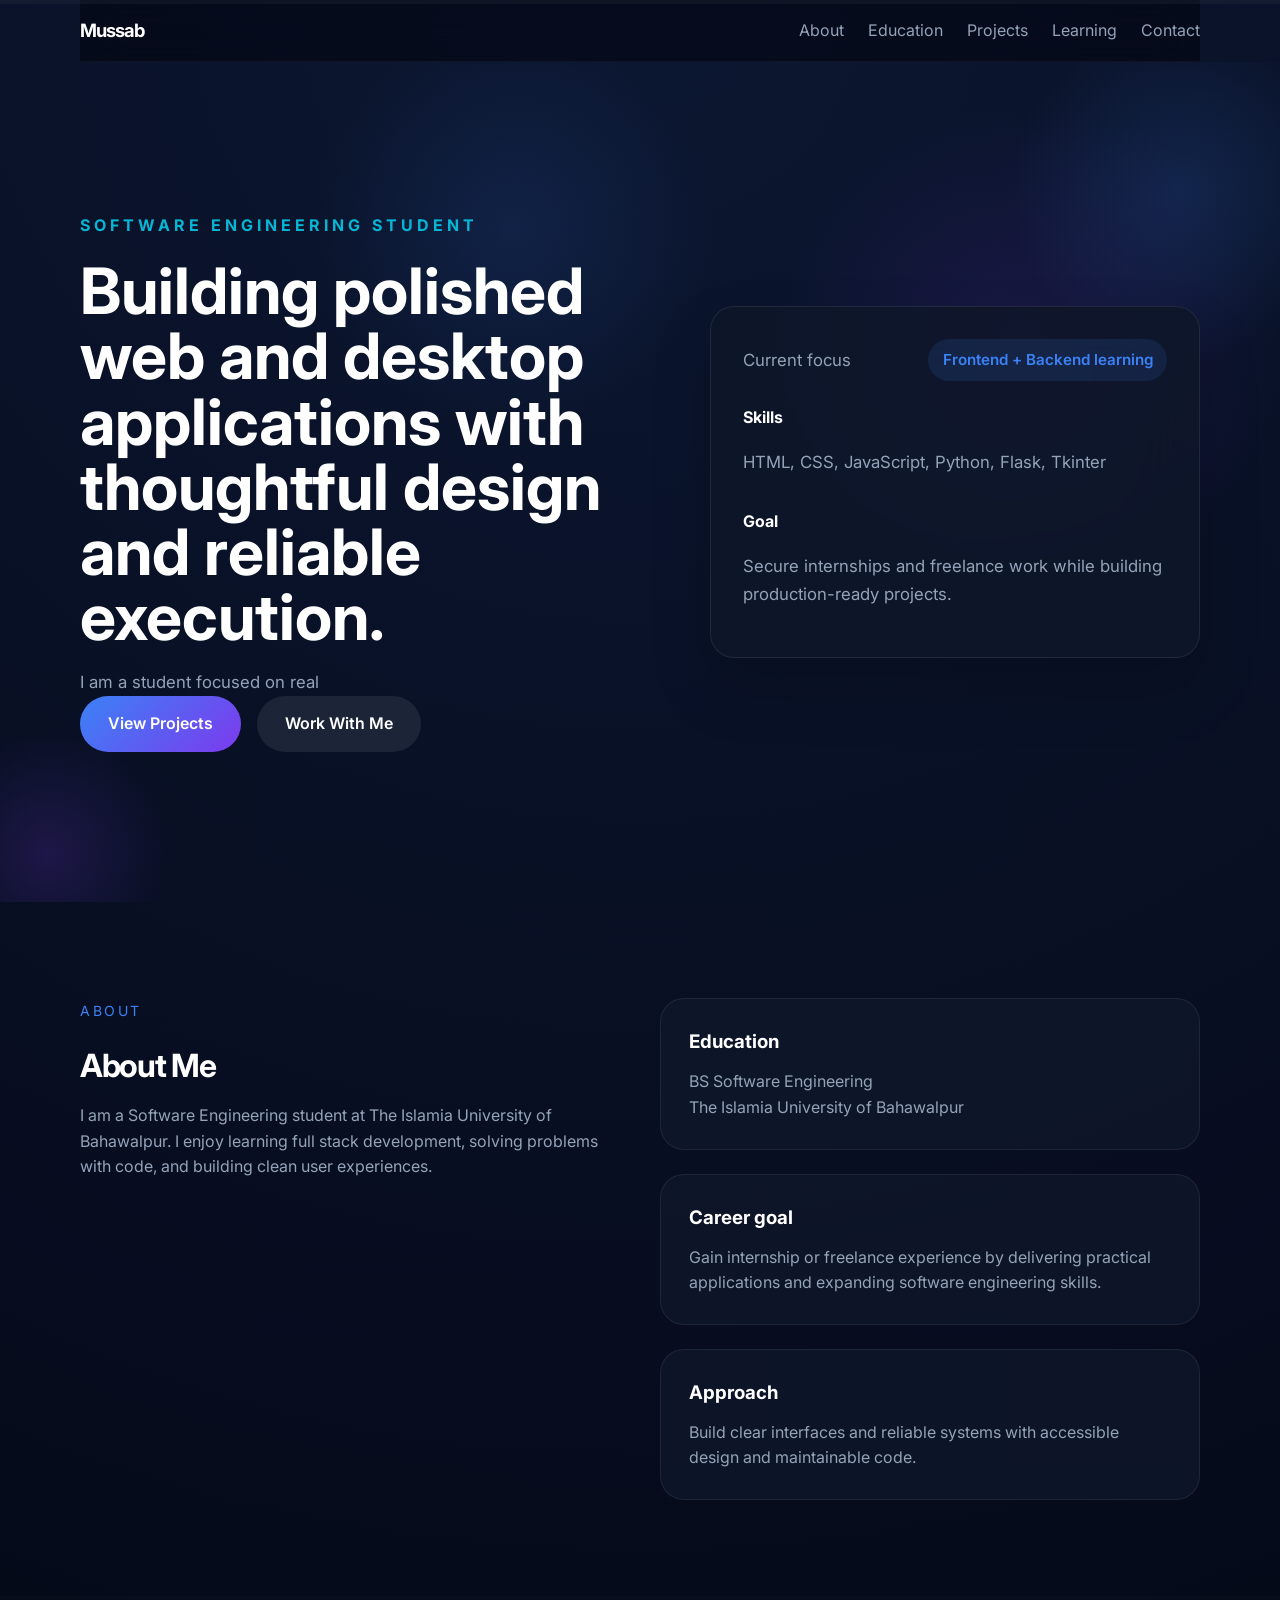
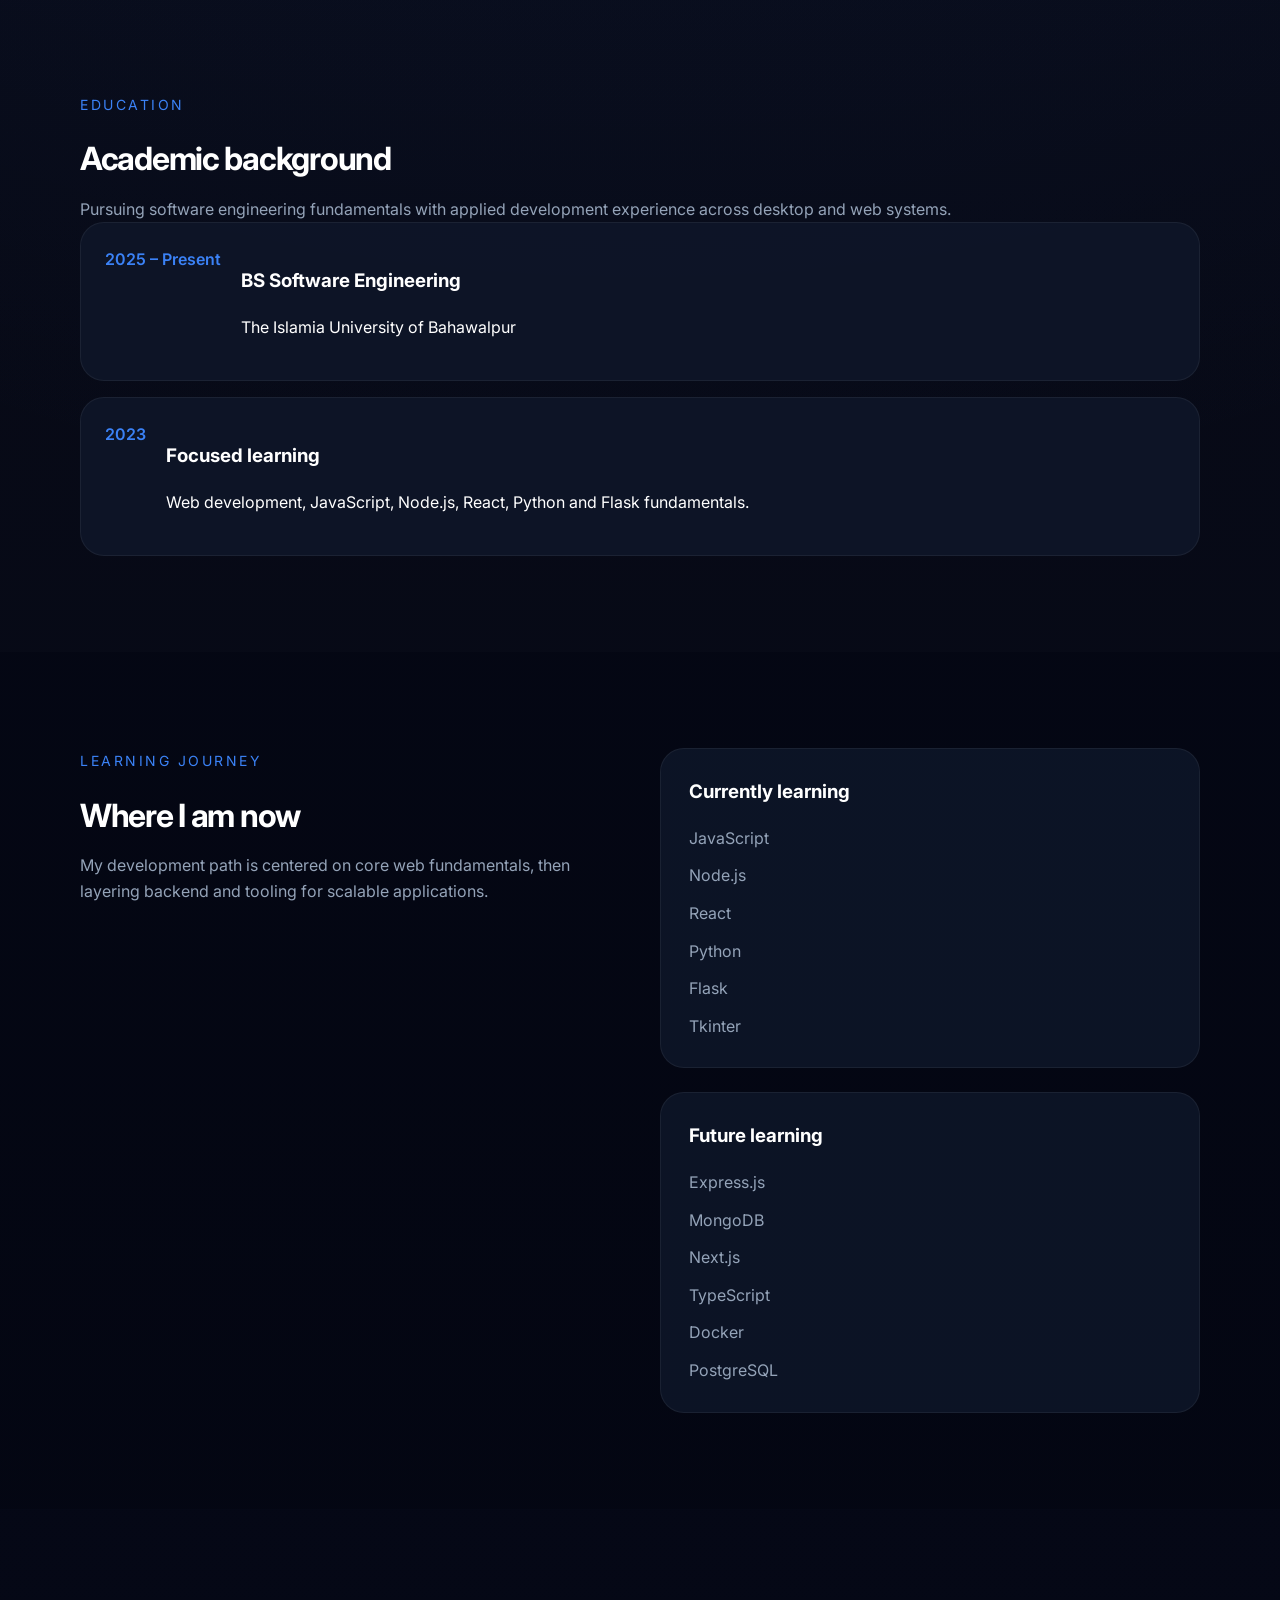
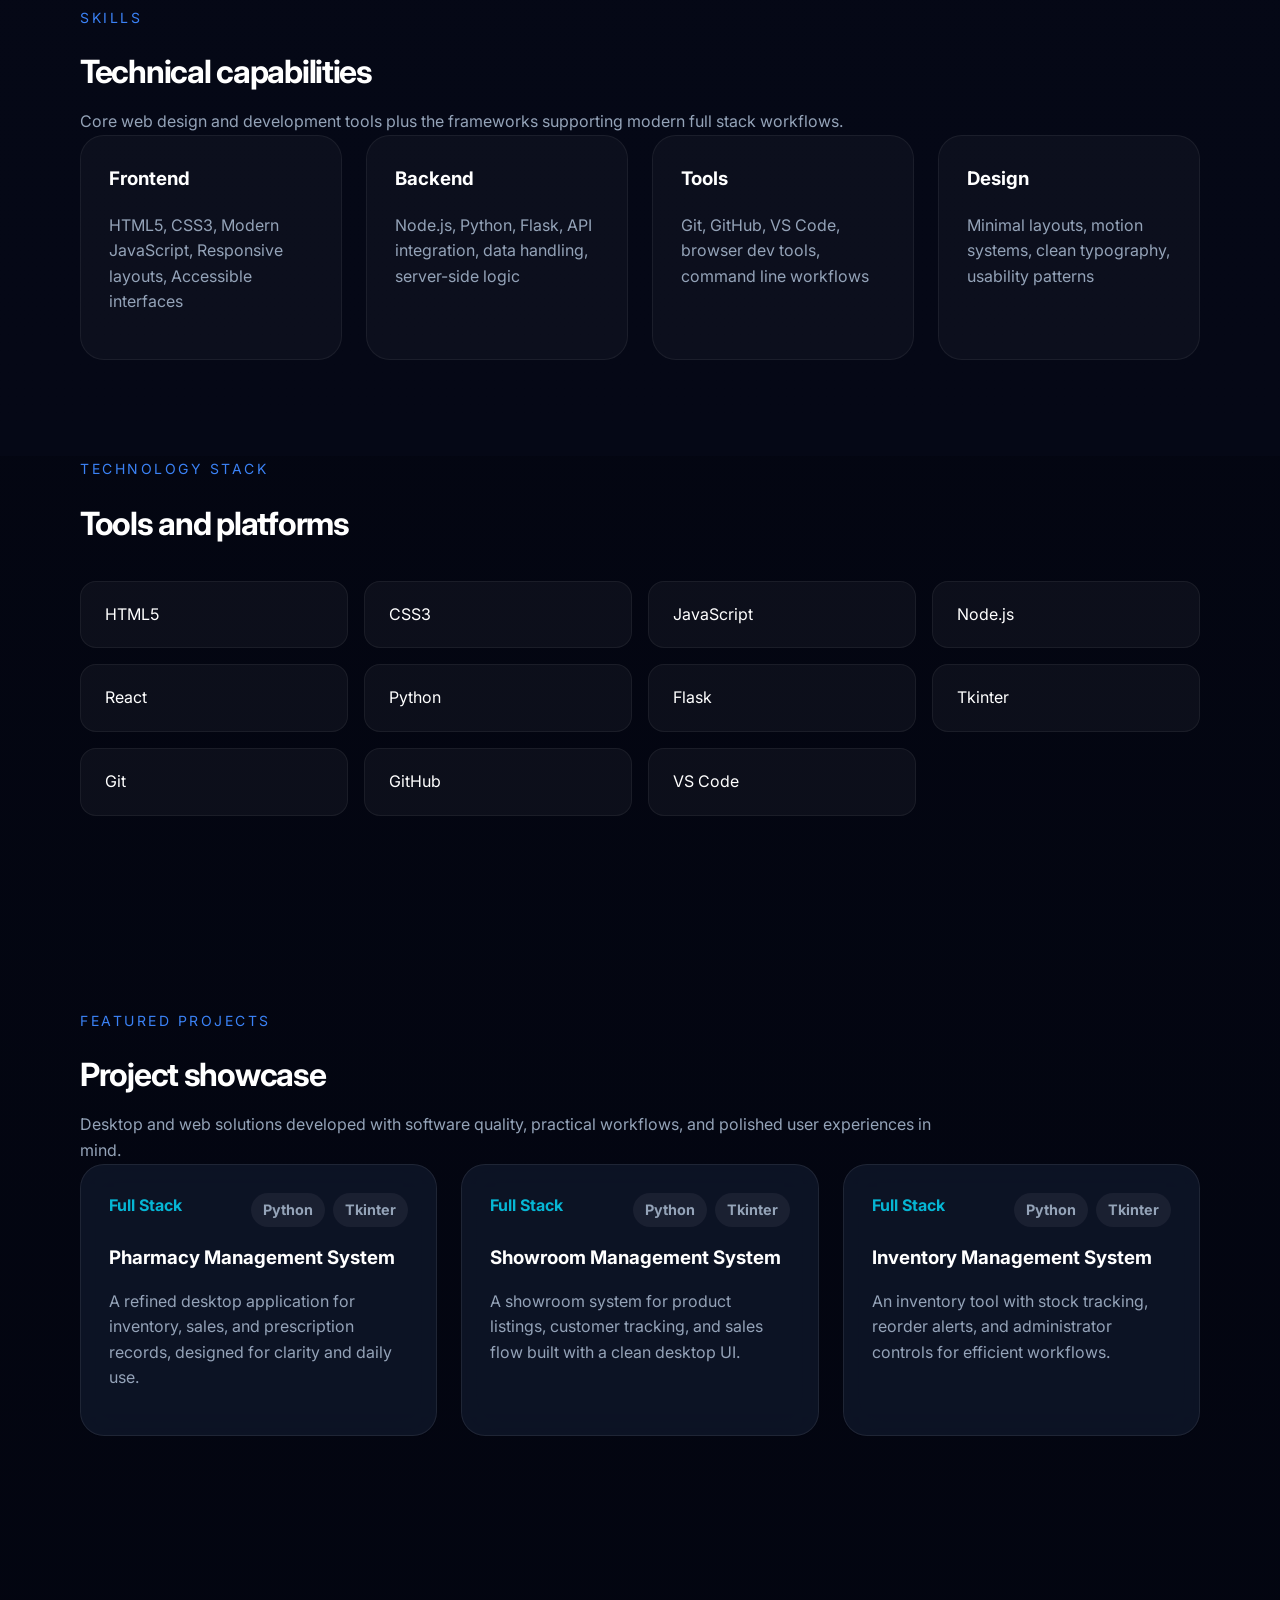
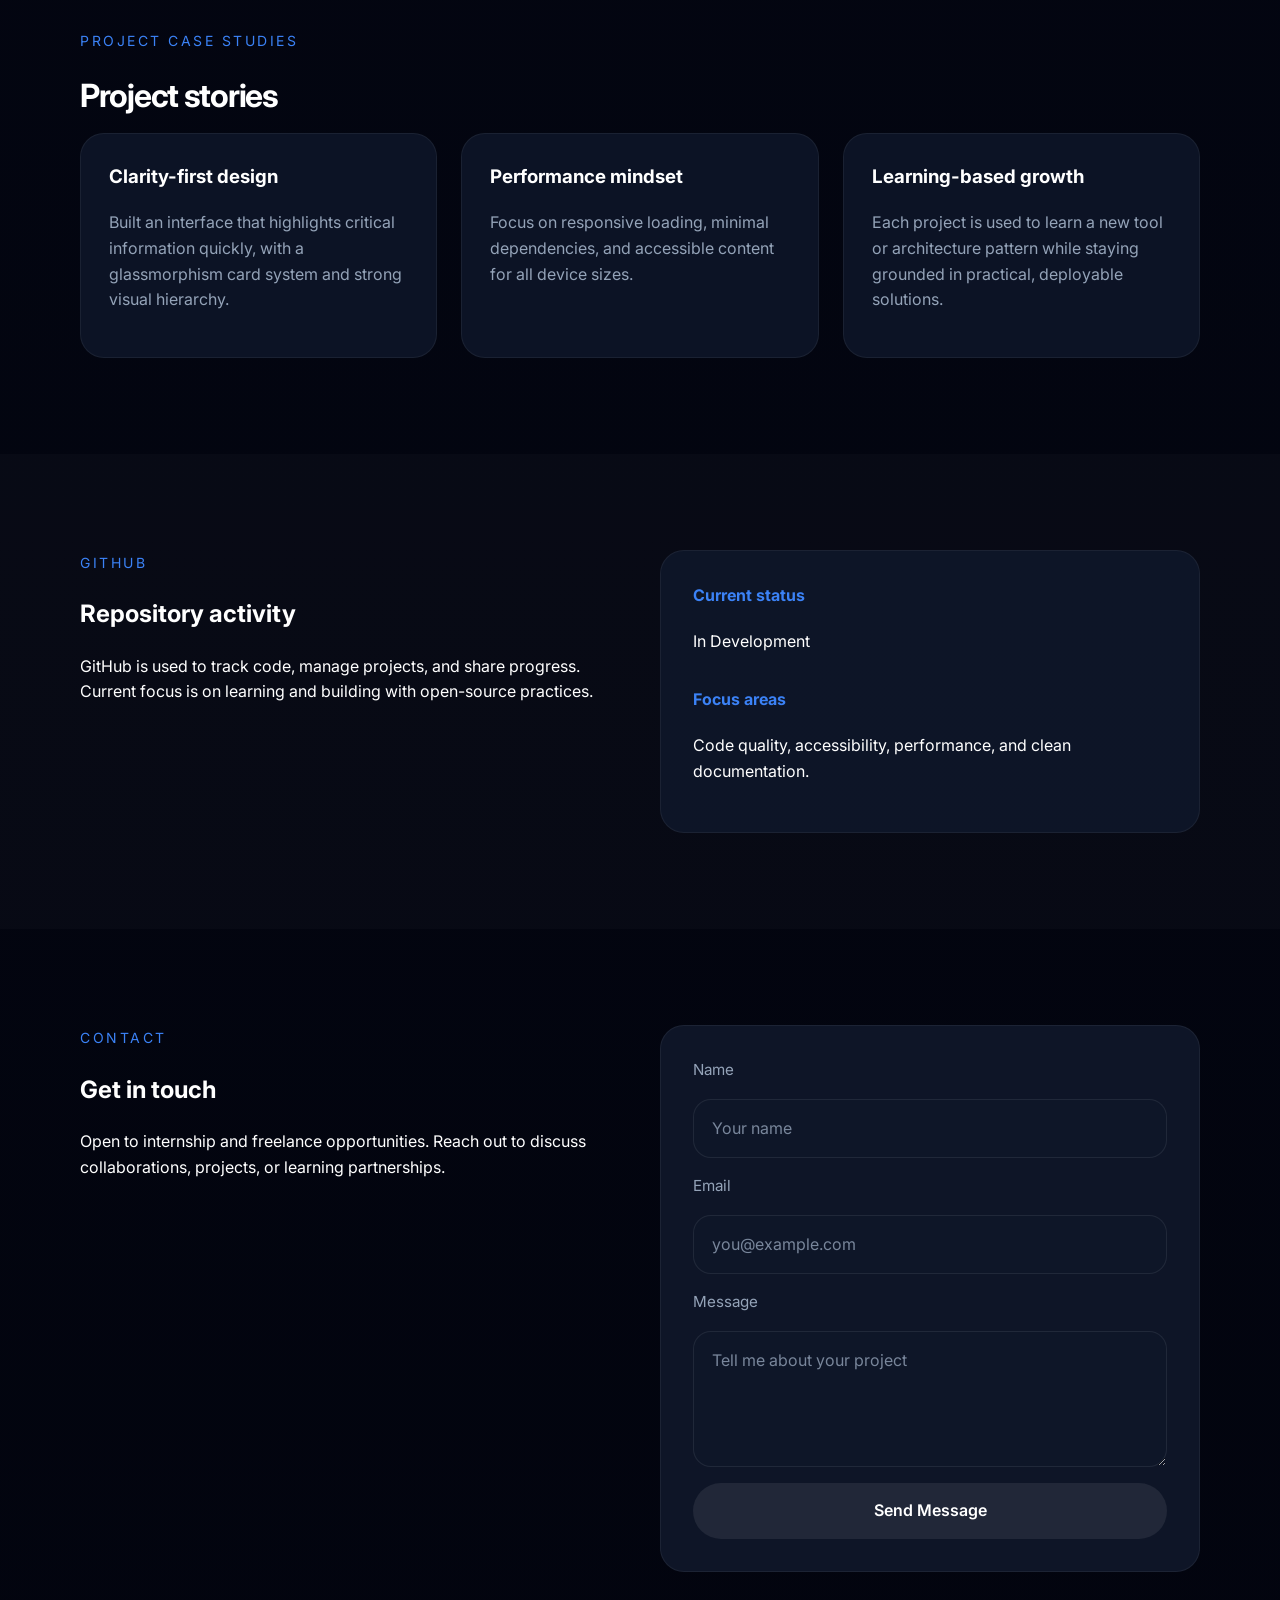
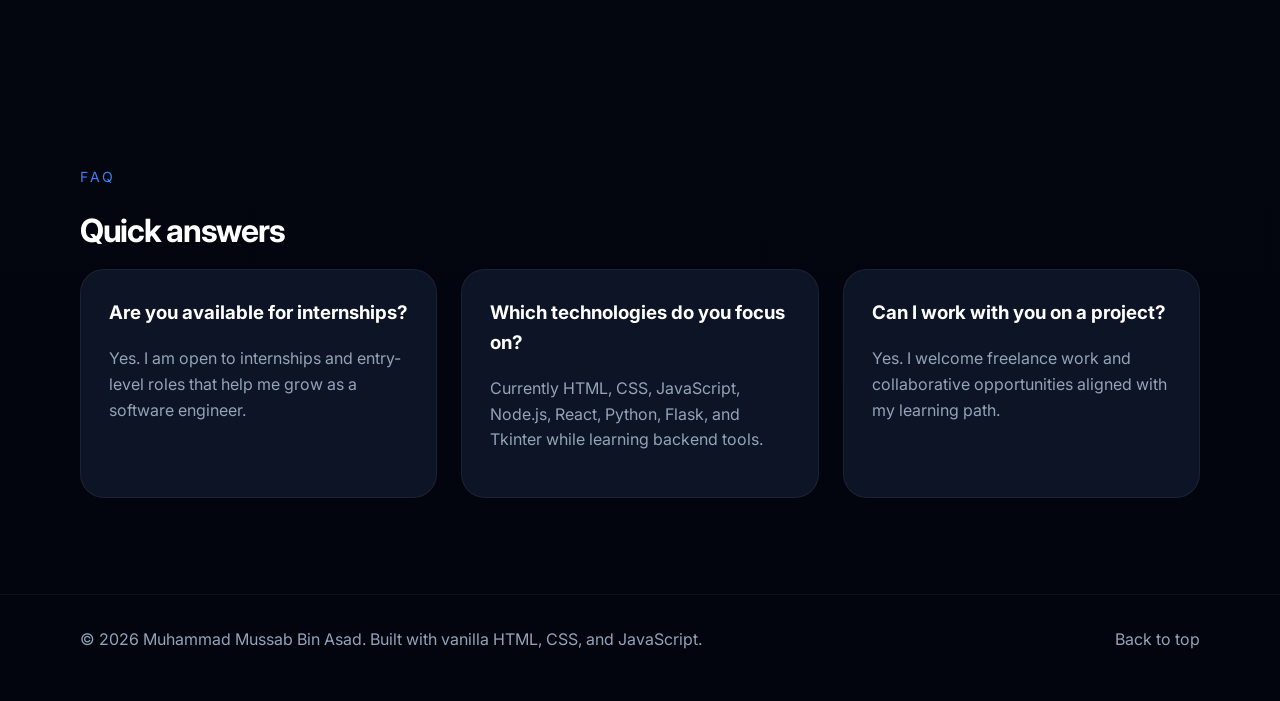
<file: index.html>
<!DOCTYPE html>
<html lang="en">
  <head>
    <meta charset="UTF-8" />
    <meta http-equiv="X-UA-Compatible" content="IE=edge" />
    <meta name="viewport" content="width=device-width, initial-scale=1.0" />
    <title>Muhammad Mussab Bin Asad | Software Engineering Student</title>
    <meta
      name="description"
      content="Muhammad Mussab Bin Asad is a Software Engineering student at The Islamia University of Bahawalpur, currently building real-world projects and open to internship and freelance opportunities."
    />
    <meta
      name="keywords"
      content="Muhammad Mussab Bin Asad, software engineering student, developer portfolio, full stack developer, HTML, CSS, JavaScript, Python, Flask, Tkinter"
    />
    <link rel="canonical" href="https://username.github.io/portfolio/" />
    <meta property="og:title" content="Muhammad Mussab Bin Asad | Software Engineering Student" />
    <meta
      property="og:description"
      content="A clean, modern portfolio for a software engineering student focused on frontend and backend learning, real-world projects, and open opportunities."
    />
    <meta property="og:type" content="website" />
    <meta property="og:url" content="https://username.github.io/portfolio/" />
    <meta property="og:image" content="assets/icons/favicon.svg" />
    <meta name="twitter:card" content="summary_large_image" />
    <meta name="twitter:title" content="Muhammad Mussab Bin Asad | Software Engineering Student" />
    <meta
      name="twitter:description"
      content="A portfolio showcasing skills, learning journey, and projects with a premium modern design."
    />
    <meta name="twitter:image" content="assets/images/og-image.png" />
    <meta name="theme-color" content="#050816" />
    <link rel="manifest" href="manifest.json" />
    <link rel="icon" type="image/svg+xml" href="assets/icons/favicon.svg" />
    <link rel="preconnect" href="https://fonts.googleapis.com" />
    <link rel="preconnect" href="https://fonts.gstatic.com" crossorigin />
    <link
      href="https://fonts.googleapis.com/css2?family=Inter:wght@400;500;600;700&family=Poppins:wght@400;500;600;700&family=Space+Grotesk:wght@400;500;600;700&display=swap"
      rel="stylesheet"
    />
    <link rel="stylesheet" href="style.css" />
    <script type="application/ld+json">
      {
        "@context": "https://schema.org",
        "@type": "Person",
        "name": "Muhammad Mussab Bin Asad",
        "jobTitle": "Software Engineering Student",
        "alumniOf": "The Islamia University of Bahawalpur",
        "url": "https://username.github.io/portfolio/",
        "description": "Software engineering student building real-world projects while learning backend development and open to internship and freelance opportunities.",
        "sameAs": [
          "https://github.com/username",
          "https://www.linkedin.com/in/username"
        ]
      }
    </script>
  </head>
  <body>
    <div class="progress-wrap" aria-hidden="true">
      <div class="progress-bar"></div>
    </div>

    <div class="loader" id="loader" aria-live="polite" aria-label="Loading portfolio content">
      <div class="loader__circle"></div>
      <p>Loading portfolio</p>
    </div>

    <header class="site-header" id="top">
      <nav class="nav container" aria-label="Primary navigation">
        <a class="brand" href="#top">Mussab</a>
        <button class="nav-toggle" aria-expanded="false" aria-controls="primary-menu" aria-label="Toggle navigation">
          <span></span>
          <span></span>
          <span></span>
        </button>
        <div class="nav-menu" id="primary-menu">
          <a href="#about">About</a>
          <a href="#education">Education</a>
          <a href="#projects">Projects</a>
          <a href="#learning">Learning</a>
          <a href="#contact">Contact</a>
        </div>
      </nav>
    </header>

    <main>
      <section class="hero section" id="hero">
        <div class="hero__visual" aria-hidden="true">
          <div class="aura"></div>
          <div class="pulse"></div>
        </div>
        <div class="container hero__content">
          <div class="hero__text">
            <span class="eyebrow">Software Engineering Student</span>
            <h1>Building polished web and desktop applications with thoughtful design and reliable execution.</h1>
            <p class="hero__subtitle">
              I apply software engineering fundamentals to both modern web interfaces and Python desktop systems, delivering solutions that work.
            </p>
            <div class="hero__actions">
              <a class="button button-primary" href="#projects">View Projects</a>
              <a class="button button-secondary" href="#contact">Work With Me</a>
            </div>
          </div>
          <div class="hero__card" aria-label="Portfolio introduction card">
            <div class="hero-card__header">
              <p>Current focus</p>
              <span>Frontend + Backend learning</span>
            </div>
            <div class="hero-card__list">
              <div>
                <strong>Skills</strong>
                <p>HTML, CSS, JavaScript, Python, Flask, Tkinter</p>
              </div>
              <div>
                <strong>Goal</strong>
                <p>Secure internships and freelance work while building production-ready projects.</p>
              </div>
            </div>
          </div>
        </div>
      </section>

      <section class="section about" id="about">
        <div class="container grid-two">
          <div class="section-heading">
            <span class="section-label">About</span>
            <h2>About Me</h2>
            <p>
              I am a Software Engineering student at The Islamia University of Bahawalpur. I enjoy learning full stack development, solving problems with code, and building clean user experiences.
            </p>
          </div>
          <div class="about__cards">
            <article class="info-card">
              <h3>Education</h3>
              <p>BS Software Engineering</p>
              <span>The Islamia University of Bahawalpur</span>
            </article>
            <article class="info-card">
              <h3>Career goal</h3>
              <p>Gain internship or freelance experience by delivering practical applications and expanding software engineering skills.</p>
            </article>
            <article class="info-card">
              <h3>Approach</h3>
              <p>Build clear interfaces and reliable systems with accessible design and maintainable code.</p>
            </article>
          </div>
        </div>
      </section>


      <section class="section highlights" id="education">
        <div class="container">
          <div class="section-heading">
            <span class="section-label">Education</span>
            <h2>Academic background</h2>
            <p>
              Pursuing software engineering fundamentals with applied development experience across desktop and web systems.
            </p>
          </div>
          <div class="timeline" role="list">
            <div class="timeline__item" role="listitem">
              <span class="timeline__date">2025 – Present</span>
              <div>
                <h3>BS Software Engineering</h3>
                <p>The Islamia University of Bahawalpur</p>
              </div>
            </div>
            <div class="timeline__item" role="listitem">
              <span class="timeline__date">2023</span>
              <div>
                <h3>Focused learning</h3>
                <p>Web development, JavaScript, Node.js, React, Python and Flask fundamentals.</p>
              </div>
            </div>
          </div>
        </div>
      </section>

      <section class="section learning" id="learning">
        <div class="container grid-two">
          <div class="section-heading">
            <span class="section-label">Learning Journey</span>
            <h2>Where I am now</h2>
            <p>
              My development path is centered on core web fundamentals, then layering backend and tooling for scalable applications.
            </p>
          </div>
          <div class="learning__cards">
            <article class="learning-card">
              <h3>Currently learning</h3>
              <ul>
                <li>JavaScript</li>
                <li>Node.js</li>
                <li>React</li>
                <li>Python</li>
                <li>Flask</li>
                <li>Tkinter</li>
              </ul>
            </article>
            <article class="learning-card">
              <h3>Future learning</h3>
              <ul>
                <li>Express.js</li>
                <li>MongoDB</li>
                <li>Next.js</li>
                <li>TypeScript</li>
                <li>Docker</li>
                <li>PostgreSQL</li>
              </ul>
            </article>
          </div>
        </div>
      </section>

      <section class="section skills" id="skills">
        <div class="container">
          <div class="section-heading">
            <span class="section-label">Skills</span>
            <h2>Technical capabilities</h2>
            <p>
              Core web design and development tools plus the frameworks supporting modern full stack workflows.
            </p>
          </div>
          <div class="skill-grid">
            <article class="skill-card">
              <h3>Frontend</h3>
              <p>HTML5, CSS3, Modern JavaScript, Responsive layouts, Accessible interfaces</p>
            </article>
            <article class="skill-card">
              <h3>Backend</h3>
              <p>Node.js, Python, Flask, API integration, data handling, server-side logic</p>
            </article>
            <article class="skill-card">
              <h3>Tools</h3>
              <p>Git, GitHub, VS Code, browser dev tools, command line workflows</p>
            </article>
            <article class="skill-card">
              <h3>Design</h3>
              <p>Minimal layouts, motion systems, clean typography, usability patterns</p>
            </article>
          </div>
        </div>
      </section>

      <section class="section tech-stack" id="technology">
        <div class="container">
          <div class="section-heading">
            <span class="section-label">Technology Stack</span>
            <h2>Tools and platforms</h2>
          </div>
          <div class="stack-grid" role="list">
            <div role="listitem">HTML5</div>
            <div role="listitem">CSS3</div>
            <div role="listitem">JavaScript</div>
            <div role="listitem">Node.js</div>
            <div role="listitem">React</div>
            <div role="listitem">Python</div>
            <div role="listitem">Flask</div>
            <div role="listitem">Tkinter</div>
            <div role="listitem">Git</div>
            <div role="listitem">GitHub</div>
            <div role="listitem">VS Code</div>
          </div>
        </div>
      </section>

      <section class="section projects" id="projects">
        <div class="container">
          <div class="section-heading">
            <span class="section-label">Featured Projects</span>
            <h2>Project showcase</h2>
            <p>
              Desktop and web solutions developed with software quality, practical workflows, and polished user experiences in mind.
            </p>
          </div>
          <div class="project-grid">
            <article class="project-card">
              <div class="project-card__header">
                <span>Full Stack</span>
                <div class="project-tags"><span>Python</span><span>Tkinter</span></div>
              </div>
              <h3>Pharmacy Management System</h3>
              <p>A refined desktop application for inventory, sales, and prescription records, designed for clarity and daily use.</p>
            </article>
            <article class="project-card">
              <div class="project-card__header">
                <span>Full Stack</span>
                <div class="project-tags"><span>Python</span><span>Tkinter</span></div>
              </div>
              <h3>Showroom Management System</h3>
              <p>A showroom system for product listings, customer tracking, and sales flow built with a clean desktop UI.</p>
            </article>
            <article class="project-card">
              <div class="project-card__header">
                <span>Full Stack</span>
                <div class="project-tags"><span>Python</span><span>Tkinter</span></div>
              </div>
              <h3>Inventory Management System</h3>
              <p>An inventory tool with stock tracking, reorder alerts, and administrator controls for efficient workflows.</p>
            </article>
          </div>
        </div>
      </section>

      <section class="section case-studies" id="case-studies">
        <div class="container">
          <div class="section-heading">
            <span class="section-label">Project Case Studies</span>
            <h2>Project stories</h2>
          </div>
          <div class="case-grid">
            <article class="case-card">
              <h3>Clarity-first design</h3>
              <p>
                Built an interface that highlights critical information quickly, with a glassmorphism card system and strong visual hierarchy.
              </p>
            </article>
            <article class="case-card">
              <h3>Performance mindset</h3>
              <p>
                Focus on responsive loading, minimal dependencies, and accessible content for all device sizes.
              </p>
            </article>
            <article class="case-card">
              <h3>Learning-based growth</h3>
              <p>
                Each project is used to learn a new tool or architecture pattern while staying grounded in practical, deployable solutions.
              </p>
            </article>
          </div>
        </div>
      </section>

      <section class="section github" id="github">
        <div class="container grid-two">
          <div>
            <span class="section-label">GitHub</span>
            <h2>Repository activity</h2>
            <p>
              GitHub is used to track code, manage projects, and share progress. Current focus is on learning and building with open-source practices.
            </p>
          </div>
          <div class="github-summary">
            <div>
              <strong>Current status</strong>
              <p>In Development</p>
            </div>
            <div>
              <strong>Focus areas</strong>
              <p>Code quality, accessibility, performance, and clean documentation.</p>
            </div>
          </div>
        </div>
      </section>


      <section class="section contact" id="contact">
        <div class="container grid-two">
          <div>
            <span class="section-label">Contact</span>
            <h2>Get in touch</h2>
            <p>
              Open to internship and freelance opportunities. Reach out to discuss collaborations, projects, or learning partnerships.
            </p>
          </div>
          <form class="contact-form" action="mailto:example@example.com" method="post" aria-label="Contact form">
            <label for="name">Name</label>
            <input type="text" id="name" name="name" placeholder="Your name" required />
            <label for="email">Email</label>
            <input type="email" id="email" name="email" placeholder="you@example.com" required />
            <label for="message">Message</label>
            <textarea id="message" name="message" rows="4" placeholder="Tell me about your project" required></textarea>
            <button class="button button-secondary" type="submit">Send Message</button>
          </form>
        </div>
      </section>

      <section class="section faq" id="faq">
        <div class="container">
          <div class="section-heading">
            <span class="section-label">FAQ</span>
            <h2>Quick answers</h2>
          </div>
          <div class="faq-grid">
            <article class="faq-card">
              <h3>Are you available for internships?</h3>
              <p>Yes. I am open to internships and entry-level roles that help me grow as a software engineer.</p>
            </article>
            <article class="faq-card">
              <h3>Which technologies do you focus on?</h3>
              <p>Currently HTML, CSS, JavaScript, Node.js, React, Python, Flask, and Tkinter while learning backend tools.</p>
            </article>
            <article class="faq-card">
              <h3>Can I work with you on a project?</h3>
              <p>Yes. I welcome freelance work and collaborative opportunities aligned with my learning path.</p>
            </article>
          </div>
        </div>
      </section>
    </main>

    <footer class="site-footer">
      <div class="container footer-content">
        <p>&copy; 2026 Muhammad Mussab Bin Asad. Built with vanilla HTML, CSS, and JavaScript.</p>
        <a href="#top" class="back-to-top">Back to top</a>
      </div>
    </footer>

    <button class="scroll-top" type="button" aria-label="Scroll back to top">↑</button>

    <script src="script.js"></script>
  </body>
</html>
</file>
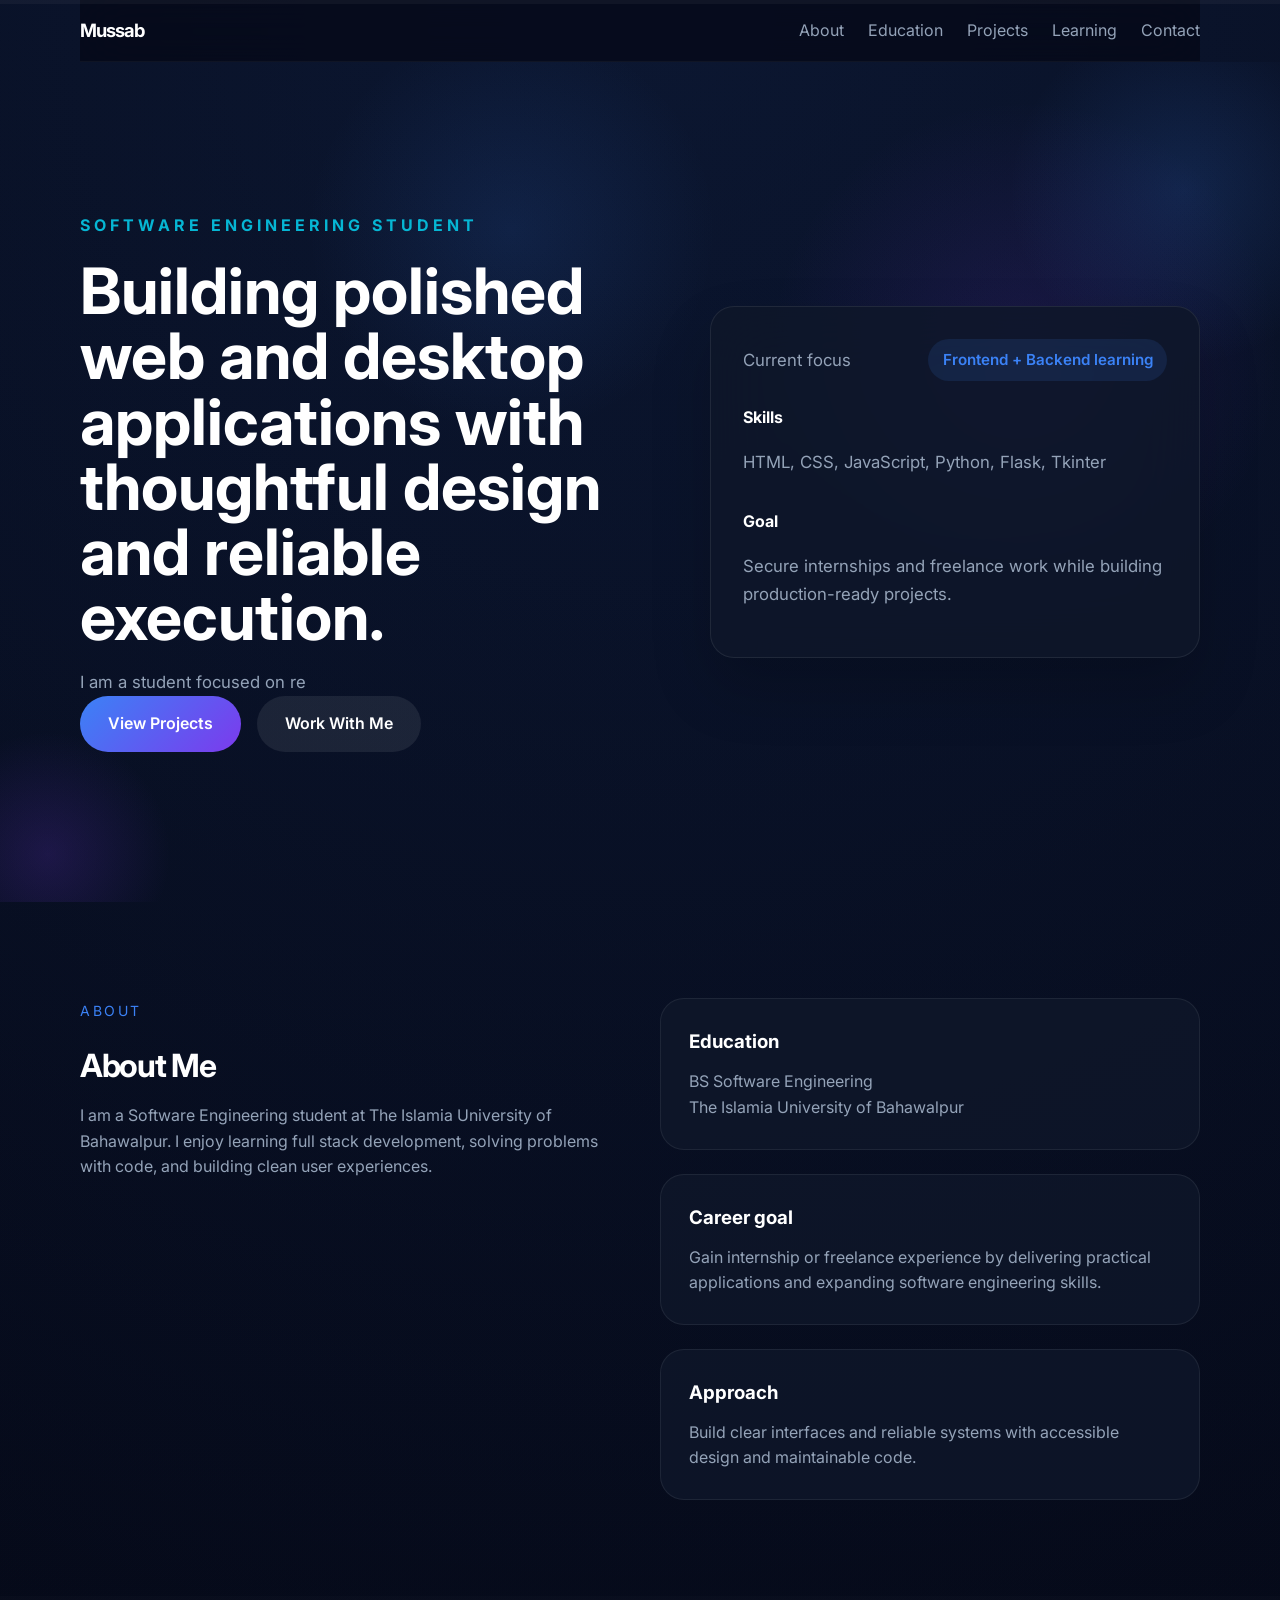
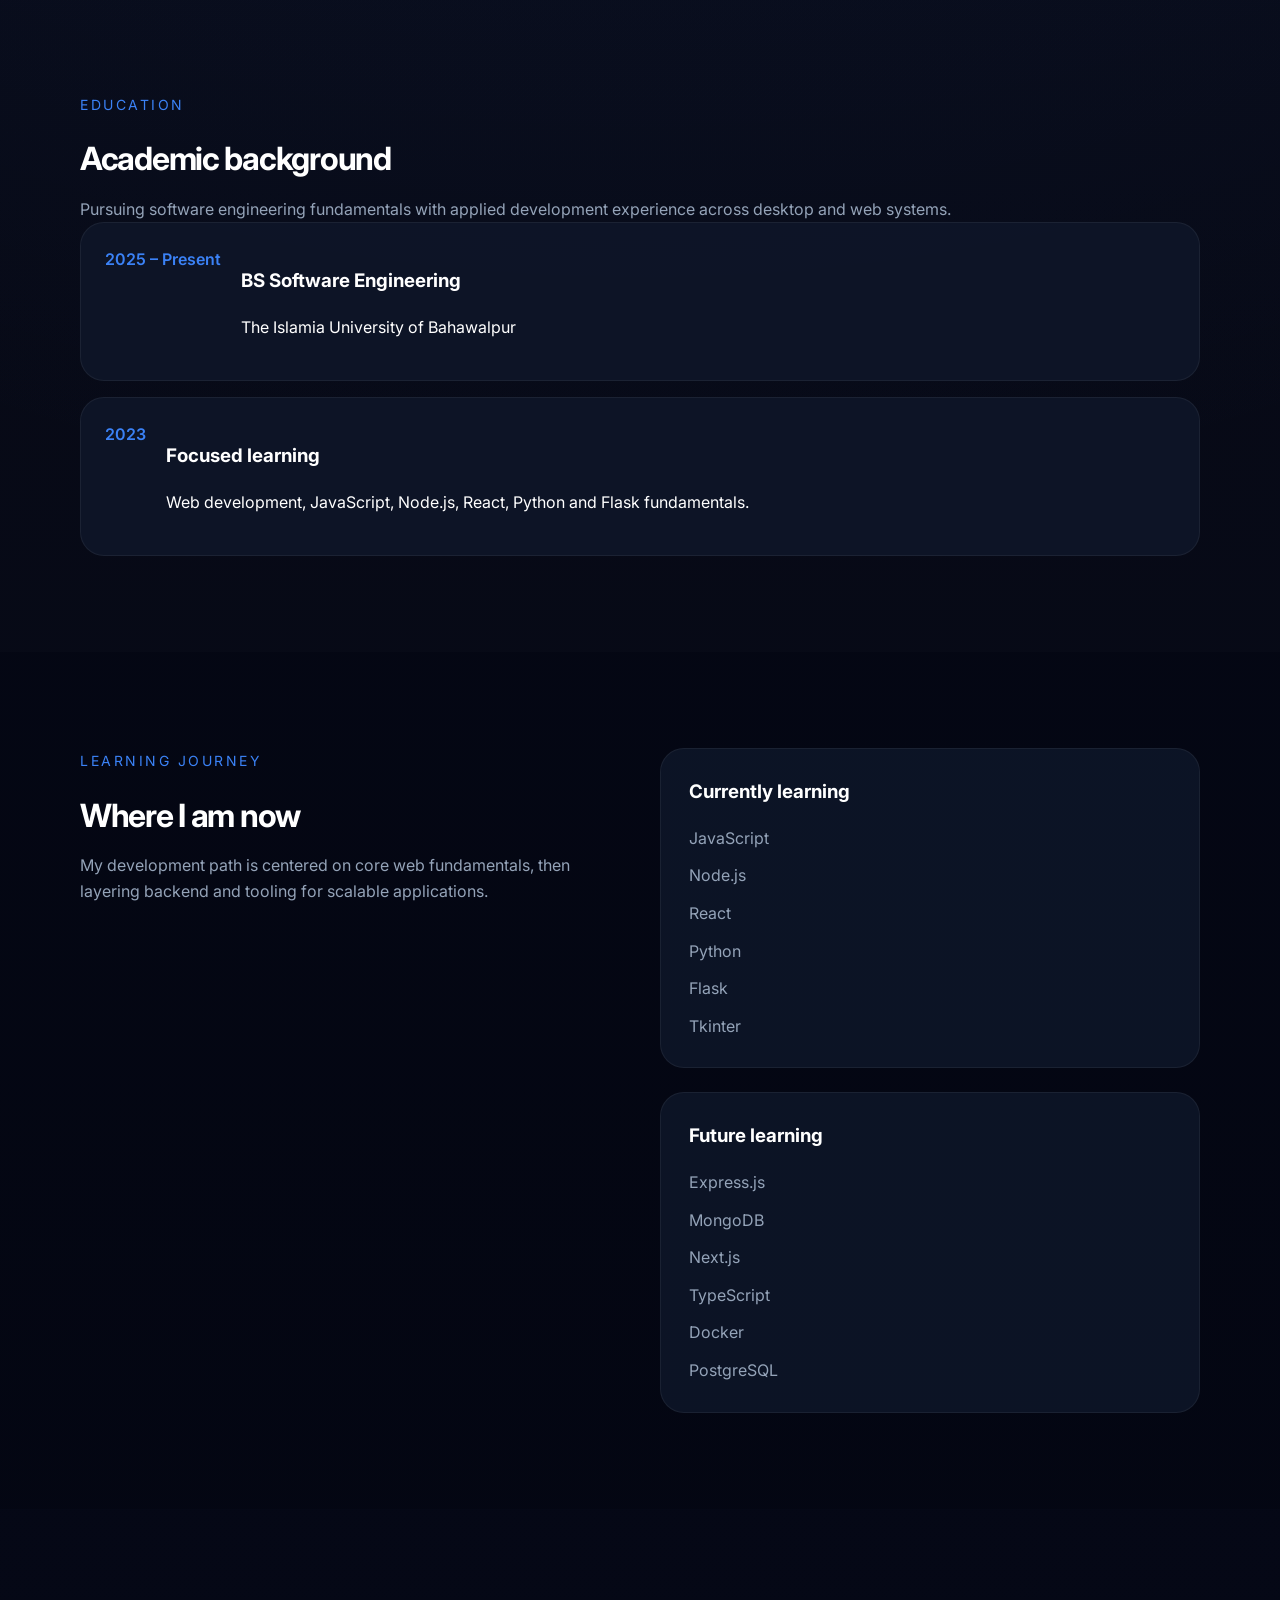
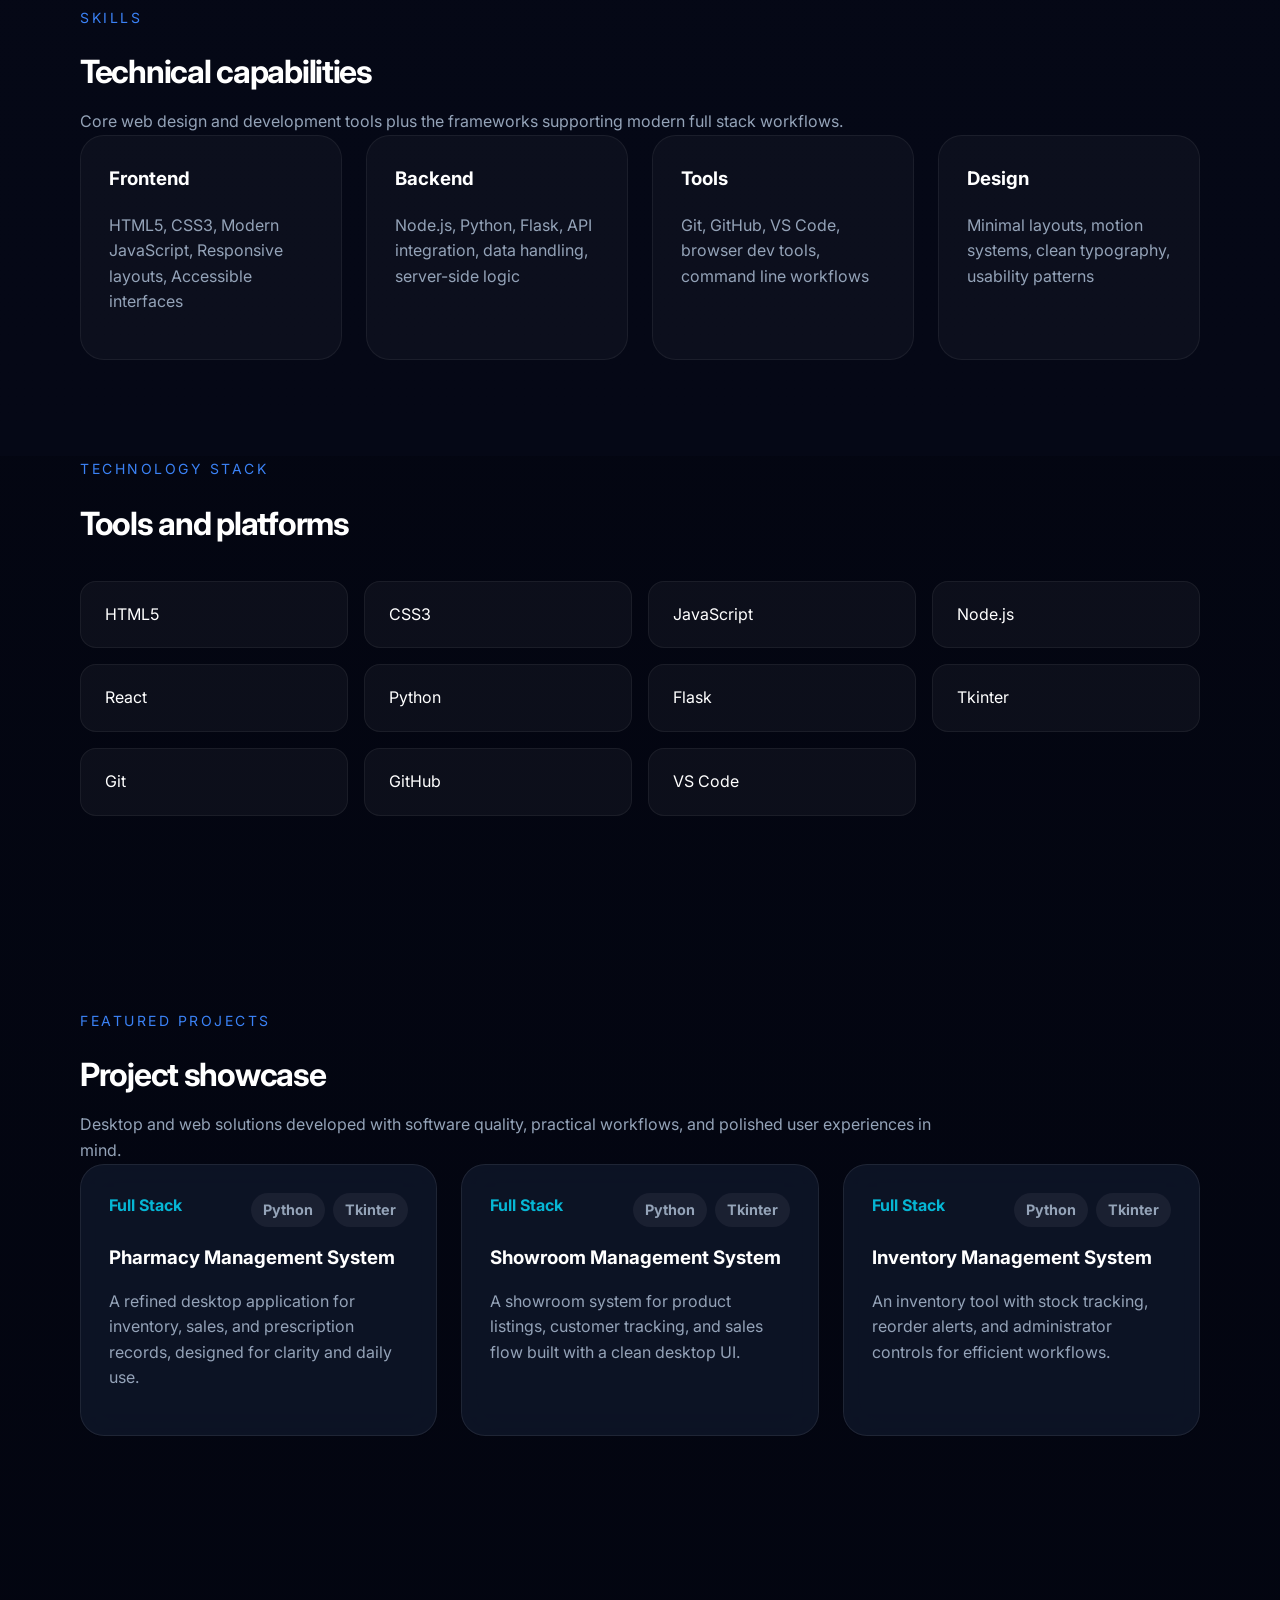
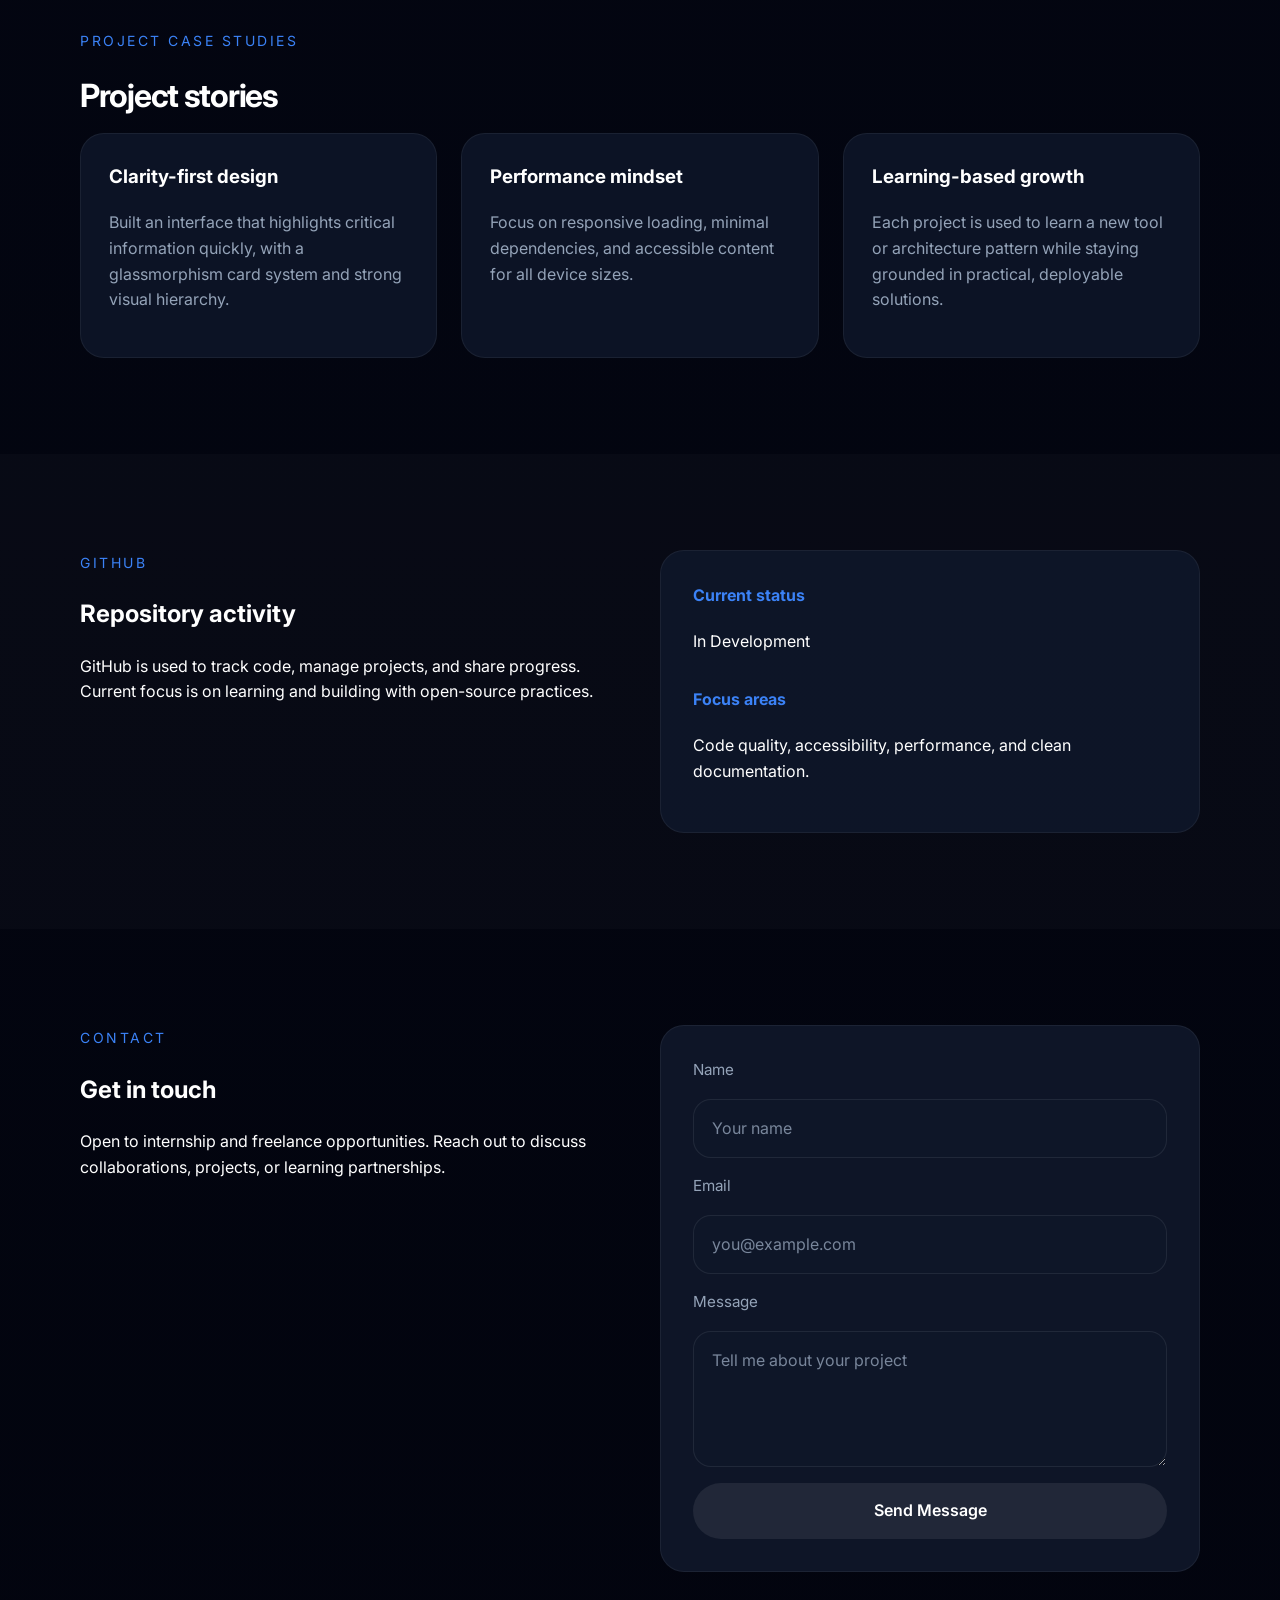
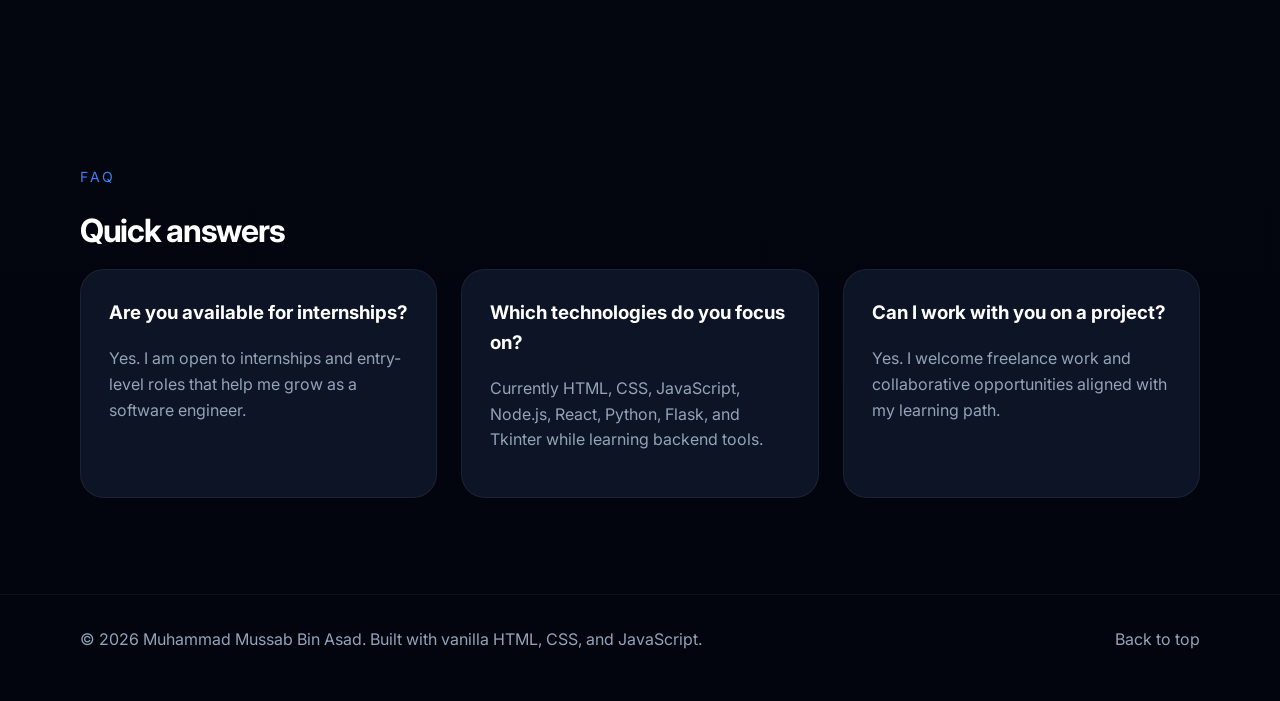
<file: portfolio/index.html>
<!DOCTYPE html>
<html lang="en">
  <head>
    <meta charset="UTF-8" />
    <meta http-equiv="X-UA-Compatible" content="IE=edge" />
    <meta name="viewport" content="width=device-width, initial-scale=1.0" />
    <title>Muhammad Mussab Bin Asad | Software Engineering Student</title>
    <meta
      name="description"
      content="Muhammad Mussab Bin Asad is a Software Engineering student at The Islamia University of Bahawalpur, currently building real-world projects and open to internship and freelance opportunities."
    />
    <meta
      name="keywords"
      content="Muhammad Mussab Bin Asad, software engineering student, developer portfolio, full stack developer, HTML, CSS, JavaScript, Python, Flask, Tkinter"
    />
    <link rel="canonical" href="https://username.github.io/portfolio/" />
    <meta property="og:title" content="Muhammad Mussab Bin Asad | Software Engineering Student" />
    <meta
      property="og:description"
      content="A clean, modern portfolio for a software engineering student focused on frontend and backend learning, real-world projects, and open opportunities."
    />
    <meta property="og:type" content="website" />
    <meta property="og:url" content="https://username.github.io/portfolio/" />
    <meta property="og:image" content="assets/icons/favicon.svg" />
    <meta name="twitter:card" content="summary_large_image" />
    <meta name="twitter:title" content="Muhammad Mussab Bin Asad | Software Engineering Student" />
    <meta
      name="twitter:description"
      content="A portfolio showcasing skills, learning journey, and projects with a premium modern design."
    />
    <meta name="twitter:image" content="assets/images/og-image.png" />
    <meta name="theme-color" content="#050816" />
    <link rel="manifest" href="manifest.json" />
    <link rel="icon" type="image/svg+xml" href="assets/icons/favicon.svg" />
    <link rel="preconnect" href="https://fonts.googleapis.com" />
    <link rel="preconnect" href="https://fonts.gstatic.com" crossorigin />
    <link
      href="https://fonts.googleapis.com/css2?family=Inter:wght@400;500;600;700&family=Poppins:wght@400;500;600;700&family=Space+Grotesk:wght@400;500;600;700&display=swap"
      rel="stylesheet"
    />
    <link rel="stylesheet" href="style.css" />
    <script type="application/ld+json">
      {
        "@context": "https://schema.org",
        "@type": "Person",
        "name": "Muhammad Mussab Bin Asad",
        "jobTitle": "Software Engineering Student",
        "alumniOf": "The Islamia University of Bahawalpur",
        "url": "https://username.github.io/portfolio/",
        "description": "Software engineering student building real-world projects while learning backend development and open to internship and freelance opportunities.",
        "sameAs": [
          "https://github.com/username",
          "https://www.linkedin.com/in/username"
        ]
      }
    </script>
  </head>
  <body>
    <div class="progress-wrap" aria-hidden="true">
      <div class="progress-bar"></div>
    </div>

    <div class="loader" id="loader" aria-live="polite" aria-label="Loading portfolio content">
      <div class="loader__circle"></div>
      <p>Loading portfolio</p>
    </div>

    <header class="site-header" id="top">
      <nav class="nav container" aria-label="Primary navigation">
        <a class="brand" href="#top">Mussab</a>
        <button class="nav-toggle" aria-expanded="false" aria-controls="primary-menu" aria-label="Toggle navigation">
          <span></span>
          <span></span>
          <span></span>
        </button>
        <div class="nav-menu" id="primary-menu">
          <a href="#about">About</a>
          <a href="#education">Education</a>
          <a href="#projects">Projects</a>
          <a href="#learning">Learning</a>
          <a href="#contact">Contact</a>
        </div>
      </nav>
    </header>

    <main>
      <section class="hero section" id="hero">
        <div class="hero__visual" aria-hidden="true">
          <div class="aura"></div>
          <div class="pulse"></div>
        </div>
        <div class="container hero__content">
          <div class="hero__text">
            <span class="eyebrow">Software Engineering Student</span>
            <h1>Building polished web and desktop applications with thoughtful design and reliable execution.</h1>
            <p class="hero__subtitle">
              I apply software engineering fundamentals to both modern web interfaces and Python desktop systems, delivering solutions that work.
            </p>
            <div class="hero__actions">
              <a class="button button-primary" href="#projects">View Projects</a>
              <a class="button button-secondary" href="#contact">Work With Me</a>
            </div>
          </div>
          <div class="hero__card" aria-label="Portfolio introduction card">
            <div class="hero-card__header">
              <p>Current focus</p>
              <span>Frontend + Backend learning</span>
            </div>
            <div class="hero-card__list">
              <div>
                <strong>Skills</strong>
                <p>HTML, CSS, JavaScript, Python, Flask, Tkinter</p>
              </div>
              <div>
                <strong>Goal</strong>
                <p>Secure internships and freelance work while building production-ready projects.</p>
              </div>
            </div>
          </div>
        </div>
      </section>

      <section class="section about" id="about">
        <div class="container grid-two">
          <div class="section-heading">
            <span class="section-label">About</span>
            <h2>About Me</h2>
            <p>
              I am a Software Engineering student at The Islamia University of Bahawalpur. I enjoy learning full stack development, solving problems with code, and building clean user experiences.
            </p>
          </div>
          <div class="about__cards">
            <article class="info-card">
              <h3>Education</h3>
              <p>BS Software Engineering</p>
              <span>The Islamia University of Bahawalpur</span>
            </article>
            <article class="info-card">
              <h3>Career goal</h3>
              <p>Gain internship or freelance experience by delivering practical applications and expanding software engineering skills.</p>
            </article>
            <article class="info-card">
              <h3>Approach</h3>
              <p>Build clear interfaces and reliable systems with accessible design and maintainable code.</p>
            </article>
          </div>
        </div>
      </section>


      <section class="section highlights" id="education">
        <div class="container">
          <div class="section-heading">
            <span class="section-label">Education</span>
            <h2>Academic background</h2>
            <p>
              Pursuing software engineering fundamentals with applied development experience across desktop and web systems.
            </p>
          </div>
          <div class="timeline" role="list">
            <div class="timeline__item" role="listitem">
              <span class="timeline__date">2025 – Present</span>
              <div>
                <h3>BS Software Engineering</h3>
                <p>The Islamia University of Bahawalpur</p>
              </div>
            </div>
            <div class="timeline__item" role="listitem">
              <span class="timeline__date">2023</span>
              <div>
                <h3>Focused learning</h3>
                <p>Web development, JavaScript, Node.js, React, Python and Flask fundamentals.</p>
              </div>
            </div>
          </div>
        </div>
      </section>

      <section class="section learning" id="learning">
        <div class="container grid-two">
          <div class="section-heading">
            <span class="section-label">Learning Journey</span>
            <h2>Where I am now</h2>
            <p>
              My development path is centered on core web fundamentals, then layering backend and tooling for scalable applications.
            </p>
          </div>
          <div class="learning__cards">
            <article class="learning-card">
              <h3>Currently learning</h3>
              <ul>
                <li>JavaScript</li>
                <li>Node.js</li>
                <li>React</li>
                <li>Python</li>
                <li>Flask</li>
                <li>Tkinter</li>
              </ul>
            </article>
            <article class="learning-card">
              <h3>Future learning</h3>
              <ul>
                <li>Express.js</li>
                <li>MongoDB</li>
                <li>Next.js</li>
                <li>TypeScript</li>
                <li>Docker</li>
                <li>PostgreSQL</li>
              </ul>
            </article>
          </div>
        </div>
      </section>

      <section class="section skills" id="skills">
        <div class="container">
          <div class="section-heading">
            <span class="section-label">Skills</span>
            <h2>Technical capabilities</h2>
            <p>
              Core web design and development tools plus the frameworks supporting modern full stack workflows.
            </p>
          </div>
          <div class="skill-grid">
            <article class="skill-card">
              <h3>Frontend</h3>
              <p>HTML5, CSS3, Modern JavaScript, Responsive layouts, Accessible interfaces</p>
            </article>
            <article class="skill-card">
              <h3>Backend</h3>
              <p>Node.js, Python, Flask, API integration, data handling, server-side logic</p>
            </article>
            <article class="skill-card">
              <h3>Tools</h3>
              <p>Git, GitHub, VS Code, browser dev tools, command line workflows</p>
            </article>
            <article class="skill-card">
              <h3>Design</h3>
              <p>Minimal layouts, motion systems, clean typography, usability patterns</p>
            </article>
          </div>
        </div>
      </section>

      <section class="section tech-stack" id="technology">
        <div class="container">
          <div class="section-heading">
            <span class="section-label">Technology Stack</span>
            <h2>Tools and platforms</h2>
          </div>
          <div class="stack-grid" role="list">
            <div role="listitem">HTML5</div>
            <div role="listitem">CSS3</div>
            <div role="listitem">JavaScript</div>
            <div role="listitem">Node.js</div>
            <div role="listitem">React</div>
            <div role="listitem">Python</div>
            <div role="listitem">Flask</div>
            <div role="listitem">Tkinter</div>
            <div role="listitem">Git</div>
            <div role="listitem">GitHub</div>
            <div role="listitem">VS Code</div>
          </div>
        </div>
      </section>

      <section class="section projects" id="projects">
        <div class="container">
          <div class="section-heading">
            <span class="section-label">Featured Projects</span>
            <h2>Project showcase</h2>
            <p>
              Desktop and web solutions developed with software quality, practical workflows, and polished user experiences in mind.
            </p>
          </div>
          <div class="project-grid">
            <article class="project-card">
              <div class="project-card__header">
                <span>Full Stack</span>
                <div class="project-tags"><span>Python</span><span>Tkinter</span></div>
              </div>
              <h3>Pharmacy Management System</h3>
              <p>A refined desktop application for inventory, sales, and prescription records, designed for clarity and daily use.</p>
            </article>
            <article class="project-card">
              <div class="project-card__header">
                <span>Full Stack</span>
                <div class="project-tags"><span>Python</span><span>Tkinter</span></div>
              </div>
              <h3>Showroom Management System</h3>
              <p>A showroom system for product listings, customer tracking, and sales flow built with a clean desktop UI.</p>
            </article>
            <article class="project-card">
              <div class="project-card__header">
                <span>Full Stack</span>
                <div class="project-tags"><span>Python</span><span>Tkinter</span></div>
              </div>
              <h3>Inventory Management System</h3>
              <p>An inventory tool with stock tracking, reorder alerts, and administrator controls for efficient workflows.</p>
            </article>
          </div>
        </div>
      </section>

      <section class="section case-studies" id="case-studies">
        <div class="container">
          <div class="section-heading">
            <span class="section-label">Project Case Studies</span>
            <h2>Project stories</h2>
          </div>
          <div class="case-grid">
            <article class="case-card">
              <h3>Clarity-first design</h3>
              <p>
                Built an interface that highlights critical information quickly, with a glassmorphism card system and strong visual hierarchy.
              </p>
            </article>
            <article class="case-card">
              <h3>Performance mindset</h3>
              <p>
                Focus on responsive loading, minimal dependencies, and accessible content for all device sizes.
              </p>
            </article>
            <article class="case-card">
              <h3>Learning-based growth</h3>
              <p>
                Each project is used to learn a new tool or architecture pattern while staying grounded in practical, deployable solutions.
              </p>
            </article>
          </div>
        </div>
      </section>

      <section class="section github" id="github">
        <div class="container grid-two">
          <div>
            <span class="section-label">GitHub</span>
            <h2>Repository activity</h2>
            <p>
              GitHub is used to track code, manage projects, and share progress. Current focus is on learning and building with open-source practices.
            </p>
          </div>
          <div class="github-summary">
            <div>
              <strong>Current status</strong>
              <p>In Development</p>
            </div>
            <div>
              <strong>Focus areas</strong>
              <p>Code quality, accessibility, performance, and clean documentation.</p>
            </div>
          </div>
        </div>
      </section>


      <section class="section contact" id="contact">
        <div class="container grid-two">
          <div>
            <span class="section-label">Contact</span>
            <h2>Get in touch</h2>
            <p>
              Open to internship and freelance opportunities. Reach out to discuss collaborations, projects, or learning partnerships.
            </p>
          </div>
          <form class="contact-form" action="mailto:example@example.com" method="post" aria-label="Contact form">
            <label for="name">Name</label>
            <input type="text" id="name" name="name" placeholder="Your name" required />
            <label for="email">Email</label>
            <input type="email" id="email" name="email" placeholder="you@example.com" required />
            <label for="message">Message</label>
            <textarea id="message" name="message" rows="4" placeholder="Tell me about your project" required></textarea>
            <button class="button button-secondary" type="submit">Send Message</button>
          </form>
        </div>
      </section>

      <section class="section faq" id="faq">
        <div class="container">
          <div class="section-heading">
            <span class="section-label">FAQ</span>
            <h2>Quick answers</h2>
          </div>
          <div class="faq-grid">
            <article class="faq-card">
              <h3>Are you available for internships?</h3>
              <p>Yes. I am open to internships and entry-level roles that help me grow as a software engineer.</p>
            </article>
            <article class="faq-card">
              <h3>Which technologies do you focus on?</h3>
              <p>Currently HTML, CSS, JavaScript, Node.js, React, Python, Flask, and Tkinter while learning backend tools.</p>
            </article>
            <article class="faq-card">
              <h3>Can I work with you on a project?</h3>
              <p>Yes. I welcome freelance work and collaborative opportunities aligned with my learning path.</p>
            </article>
          </div>
        </div>
      </section>
    </main>

    <footer class="site-footer">
      <div class="container footer-content">
        <p>&copy; 2026 Muhammad Mussab Bin Asad. Built with vanilla HTML, CSS, and JavaScript.</p>
        <a href="#top" class="back-to-top">Back to top</a>
      </div>
    </footer>

    <button class="scroll-top" type="button" aria-label="Scroll back to top">↑</button>

    <script src="script.js"></script>
  </body>
</html>
</file>
<file: style.css>
/* Global styles and resets */
:root {
  color-scheme: dark;
  font-family: 'Inter', sans-serif;
  background: #050816;
  color: #ffffff;
  font-size: 16px;
  line-height: 1.6;
  --bg: #050816;
  --surface: rgba(15, 23, 42, 0.8);
  --surface-strong: rgba(15, 23, 42, 0.95);
  --border: rgba(148, 163, 184, 0.14);
  --text: #ffffff;
  --muted: #94a3b8;
  --primary: #3b82f6;
  --secondary: #7c3aed;
  --accent: #06b6d4;
  --success: #10b981;
  --radius: 24px;
  --transition: 250ms ease;
}
* {
  box-sizing: border-box;
}
html {
  scroll-behavior: smooth;
}
body {
  margin: 0;
  min-height: 100vh;
  background: radial-gradient(circle at top, rgba(59, 130, 246, 0.12), transparent 30%),
    linear-gradient(180deg, #050816 0%, #02040e 100%);
  color: var(--text);
}
img,
svg {
  max-width: 100%;
  display: block;
}
button,
a,
input,
textarea {
  font: inherit;
}
a {
  color: inherit;
  text-decoration: none;
}
button {
  border: none;
  background: none;
  cursor: pointer;
}
button:focus,
a:focus,
input:focus,
textarea:focus {
  outline: 2px solid rgba(59, 130, 246, 0.8);
  outline-offset: 2px;
}
.container {
  width: min(1120px, calc(100% - 2rem));
  margin: 0 auto;
}
.section {
  padding: 6rem 0;
}
.section-label {
  display: inline-flex;
  align-items: center;
  gap: 0.5rem;
  font-size: 0.875rem;
  color: var(--primary);
  text-transform: uppercase;
  letter-spacing: 0.18em;
}
.section-heading h2 {
  margin: 1rem 0 0.75rem;
  font-size: clamp(2rem, 2.5vw, 3rem);
  letter-spacing: -0.04em;
}
.section-heading p {
  max-width: 55rem;
  color: var(--muted);
  margin: 0;
}
.grid-two {
  display: grid;
  gap: 2.5rem;
  grid-template-columns: repeat(2, minmax(0, 1fr));
}
@media (max-width: 840px) {
  .grid-two {
    grid-template-columns: 1fr;
  }
}
.nav {
  position: sticky;
  top: 0;
  z-index: 20;
  display: flex;
  align-items: center;
  justify-content: space-between;
  gap: 1rem;
  padding: 1rem 0;
  backdrop-filter: blur(24px);
  background: rgba(5, 8, 22, 0.7);
  border-bottom: 1px solid rgba(255, 255, 255, 0.04);
}
.brand {
  font-weight: 700;
  letter-spacing: -0.05em;
  font-size: 1.15rem;
}
.nav-menu {
  display: flex;
  gap: 1.5rem;
  align-items: center;
}
.nav-menu a {
  color: var(--muted);
  transition: color var(--transition);
}
.nav-menu a:hover,
.nav-menu a:focus-visible {
  color: var(--text);
}
.nav-action {
  padding: 0.95rem 1.5rem;
  border-radius: 999px;
  background: rgba(59, 130, 246, 0.14);
  color: var(--primary);
  font-weight: 600;
  transition: transform var(--transition), background var(--transition);
}
.nav-action:hover,
.nav-action:focus-visible {
  transform: translateY(-1px);
  background: rgba(59, 130, 246, 0.22);
}
.nav-toggle {
  display: none;
  flex-direction: column;
  gap: 0.35rem;
  padding: 0.375rem;
  background: rgba(255, 255, 255, 0.06);
  border-radius: 12px;
}
.nav-toggle span {
  width: 1.35rem;
  height: 2px;
  background: var(--text);
  display: block;
}
.hero {
  position: relative;
  overflow: hidden;
}
.hero::before {
  content: '';
  position: absolute;
  inset: 0;
  background: radial-gradient(circle at 40% 20%, rgba(59, 130, 246, 0.12), transparent 20%),
    radial-gradient(circle at 80% 35%, rgba(124, 58, 237, 0.14), transparent 22%);
  pointer-events: none;
}
.hero__content {
  position: relative;
  display: grid;
  gap: 2rem;
  align-items: center;
  min-height: 72vh;
  grid-template-columns: minmax(0, 1.1fr) minmax(320px, 0.9fr);
}
.hero__text {
  max-width: 42rem;
}
.eyebrow {
  display: inline-flex;
  align-items: center;
  gap: 0.5rem;
  color: var(--accent);
  font-weight: 700;
  text-transform: uppercase;
  letter-spacing: 0.25em;
}
.hero h1 {
  margin: 1.2rem 0 1.2rem;
  font-size: clamp(2.75rem, 5vw, 4.75rem);
  line-height: 1.02;
}
.hero__subtitle,
.hero p {
  max-width: 36rem;
  color: var(--muted);
  font-size: 1.05rem;
}
.hero__subtitle {
  margin: 0.8rem 0 0;
}
.hero__actions {
  display: flex;
  gap: 1rem;
  flex-wrap: wrap;
}
.button {
  display: inline-flex;
  align-items: center;
  justify-content: center;
  border-radius: 999px;
  padding: 0.95rem 1.75rem;
  transition: transform var(--transition), background var(--transition), color var(--transition);
  font-weight: 600;
}
.button-primary {
  color: #ffffff;
  background: linear-gradient(135deg, var(--primary), var(--secondary));
}
.button-secondary {
  color: var(--text);
  background: rgba(255, 255, 255, 0.08);
}
.button:hover,
.button:focus-visible {
  transform: translateY(-2px);
}
.hero__card {
  position: relative;
  padding: 2rem;
  border-radius: var(--radius);
  background: rgba(15, 23, 42, 0.85);
  border: 1px solid rgba(255, 255, 255, 0.08);
  box-shadow: 0 30px 60px rgba(0, 0, 0, 0.18);
  backdrop-filter: blur(30px);
}
.hero-card__header {
  display: flex;
  justify-content: space-between;
  gap: 1rem;
  align-items: center;
  margin-bottom: 1.5rem;
}
.hero-card__header p {
  color: var(--muted);
  margin: 0;
}
.hero-card__header span {
  padding: 0.55rem 0.9rem;
  background: rgba(59, 130, 246, 0.12);
  color: var(--primary);
  border-radius: 999px;
  font-size: 0.95rem;
  font-weight: 600;
}
.hero-card__list {
  display: grid;
  gap: 1rem;
}
.hero-card__list strong {
  display: block;
  margin-bottom: 0.35rem;
  color: #ffffff;
}
.hero-card__list p {
  color: var(--muted);
  line-height: 1.7;
}
.about {
  position: relative;
}
.about__cards {
  display: grid;
  gap: 1.5rem;
}
.info-card {
  padding: 1.75rem;
  border-radius: var(--radius);
  background: rgba(15, 23, 42, 0.85);
  border: 1px solid rgba(255, 255, 255, 0.07);
}
.info-card h3 {
  margin: 0 0 0.75rem;
}
.info-card p,
.info-card span {
  margin: 0;
  color: var(--muted);
}
.highlights {
  background: rgba(255, 255, 255, 0.01);
}
.timeline {
  display: grid;
  gap: 1rem;
}
.timeline__item {
  display: grid;
  grid-template-columns: auto 1fr;
  gap: 1.25rem;
  padding: 1.5rem;
  border-radius: var(--radius);
  background: rgba(15, 23, 42, 0.85);
  border: 1px solid rgba(255, 255, 255, 0.06);
}
.timeline__date {
  color: var(--primary);
  font-weight: 600;
}
.learning__cards {
  display: grid;
  gap: 1.5rem;
}
.learning-card {
  padding: 1.75rem;
  border-radius: var(--radius);
  background: rgba(15, 23, 42, 0.85);
  border: 1px solid rgba(255, 255, 255, 0.06);
}
.learning-card h3 {
  margin-top: 0;
}
.learning-card ul {
  list-style: none;
  padding: 0;
  margin: 1rem 0 0;
  display: grid;
  gap: 0.75rem;
}
.learning-card li {
  color: var(--muted);
}
.skills {
  background: linear-gradient(180deg, rgba(5, 8, 22, 0.95), rgba(5, 8, 22, 1));
}
.skill-grid {
  display: grid;
  gap: 1.5rem;
  grid-template-columns: repeat(4, minmax(0, 1fr));
}
.skill-card {
  padding: 1.75rem;
  border-radius: var(--radius);
  background: rgba(255, 255, 255, 0.03);
  border: 1px solid rgba(255, 255, 255, 0.06);
}
.skill-card h3 {
  margin-top: 0;
}
.skill-card p {
  color: var(--muted);
}
@media (max-width: 900px) {
  .skill-grid {
    grid-template-columns: repeat(2, minmax(0, 1fr));
  }
}
@media (max-width: 640px) {
  .skill-grid {
    grid-template-columns: 1fr;
  }
}
.tech-stack {
  padding-top: 0;
}
.stack-grid {
  margin-top: 2rem;
  display: grid;
  gap: 1rem;
  grid-template-columns: repeat(4, minmax(0, 1fr));
}
.stack-grid div {
  padding: 1.25rem 1.5rem;
  border-radius: 16px;
  background: rgba(255, 255, 255, 0.04);
  border: 1px solid rgba(255, 255, 255, 0.06);
  color: var(--text);
}
@media (max-width: 900px) {
  .stack-grid {
    grid-template-columns: repeat(2, minmax(0, 1fr));
  }
}
@media (max-width: 640px) {
  .stack-grid {
    grid-template-columns: 1fr;
  }
}
.reveal-hidden {
  opacity: 0;
  transform: translateY(24px);
  transition: opacity 0.8s ease, transform 0.8s ease;
}
.reveal-visible {
  opacity: 1;
  transform: translateY(0);
}
.project-grid {
  display: grid;
  gap: 1.5rem;
  grid-template-columns: repeat(3, minmax(0, 1fr));
}
.project-card {
  padding: 1.75rem;
  border-radius: var(--radius);
  backdrop-filter: blur(18px);
  background: rgba(15, 23, 42, 0.8);
  border: 1px solid rgba(255, 255, 255, 0.08);
  transition: transform 0.35s ease, border-color 0.35s ease, box-shadow 0.35s ease;
}
.project-card:hover,
.project-card:focus-within {
  transform: translateY(-6px);
  border-color: rgba(59, 130, 246, 0.25);
  box-shadow: 0 28px 60px rgba(0, 0, 0, 0.25);
}
.project-card__header {
  display: flex;
  justify-content: space-between;
  gap: 1rem;
  margin-bottom: 1rem;
}
.project-card__header span {
  color: var(--accent);
  font-weight: 700;
}
.project-tags {
  display: flex;
  gap: 0.5rem;
  flex-wrap: wrap;
}
.project-tags span {
  padding: 0.35rem 0.75rem;
  border-radius: 999px;
  background: rgba(255, 255, 255, 0.06);
  color: var(--muted);
  font-size: 0.9rem;
}
.project-card h3 {
  margin: 0 0 0.75rem;
}
.project-card p {
  color: var(--muted);
}
@media (max-width: 980px) {
  .project-grid {
    grid-template-columns: repeat(2, minmax(0, 1fr));
  }
}
@media (max-width: 640px) {
  .project-grid {
    grid-template-columns: 1fr;
  }
}
.case-grid {
  display: grid;
  gap: 1.5rem;
  grid-template-columns: repeat(3, minmax(0, 1fr));
}
.case-card {
  padding: 1.75rem;
  border-radius: var(--radius);
  background: rgba(15, 23, 42, 0.85);
  border: 1px solid rgba(255, 255, 255, 0.06);
}
.case-card h3 {
  margin-top: 0;
}
.case-card p {
  color: var(--muted);
}
.github {
  background: rgba(255, 255, 255, 0.02);
}
.github-summary {
  display: grid;
  gap: 1rem;
  padding: 2rem;
  border-radius: var(--radius);
  background: rgba(15, 23, 42, 0.9);
  border: 1px solid rgba(255, 255, 255, 0.06);
}
.github-summary div {
  display: grid;
  gap: 0.3rem;
}
.github-summary strong {
  color: var(--primary);
}
.resume-card {
  display: grid;
  grid-template-columns: 1fr auto;
  gap: 1.5rem;
  padding: 2rem;
  border-radius: var(--radius);
  background: rgba(15, 23, 42, 0.95);
  border: 1px solid rgba(255, 255, 255, 0.06);
  align-items: center;
}
.contact-form {
  display: grid;
  gap: 1rem;
  padding: 2rem;
  border-radius: var(--radius);
  background: rgba(15, 23, 42, 0.95);
  border: 1px solid rgba(255, 255, 255, 0.06);
}
.contact-form label {
  color: var(--muted);
  font-size: 0.95rem;
}
.contact-form input,
.contact-form textarea {
  width: 100%;
  padding: 1rem 1.1rem;
  border-radius: 18px;
  border: 1px solid rgba(255, 255, 255, 0.08);
  background: rgba(15, 23, 42, 0.7);
  color: var(--text);
}
.contact-form input::placeholder,
.contact-form textarea::placeholder {
  color: rgba(148, 163, 184, 0.8);
}
.faq-grid {
  display: grid;
  gap: 1.5rem;
  grid-template-columns: repeat(3, minmax(0, 1fr));
}
.faq-card {
  padding: 1.75rem;
  border-radius: var(--radius);
  background: rgba(15, 23, 42, 0.9);
  border: 1px solid rgba(255, 255, 255, 0.06);
}
.faq-card h3 {
  margin-top: 0;
}
.faq-card p {
  color: var(--muted);
}
.site-footer {
  padding: 2rem 0 3rem;
  border-top: 1px solid rgba(255, 255, 255, 0.05);
}
.footer-content {
  display: flex;
  justify-content: space-between;
  gap: 1rem;
  align-items: center;
}
.footer-content a {
  color: var(--muted);
}
.footer-content a:hover,
.footer-content a:focus-visible {
  color: var(--text);
}
.footer-content p {
  margin: 0;
  color: var(--muted);
}
.back-to-top {
  color: var(--text);
}
.scroll-top {
  position: fixed;
  right: 1.25rem;
  bottom: 1.25rem;
  width: 3rem;
  height: 3rem;
  border-radius: 50%;
  background: rgba(59, 130, 246, 0.18);
  color: #ffffff;
  display: grid;
  place-items: center;
  opacity: 0;
  visibility: hidden;
  transition: opacity var(--transition), visibility var(--transition);
}
.scroll-top.visible {
  opacity: 1;
  visibility: visible;
}
.loader {
  position: fixed;
  inset: 0;
  display: grid;
  place-items: center;
  gap: 1rem;
  background: #050816;
  z-index: 50;
  transition: opacity var(--transition), visibility var(--transition);
}
.loader__circle {
  width: 3rem;
  height: 3rem;
  border-radius: 50%;
  border: 4px solid rgba(59, 130, 246, 0.16);
  border-top-color: var(--primary);
  animation: spin 1s linear infinite;
}
.loader.hidden {
  opacity: 0;
  visibility: hidden;
}
.progress-wrap {
  position: fixed;
  top: 0;
  left: 0;
  width: 100%;
  height: 4px;
  z-index: 30;
  background: rgba(255, 255, 255, 0.04);
}
.progress-bar {
  width: 0;
  height: 100%;
  background: linear-gradient(90deg, var(--primary), var(--secondary));
}
.aura,
.pulse {
  position: absolute;
  border-radius: 50%;
}
.aura {
  width: 28rem;
  height: 28rem;
  top: -6rem;
  right: -8rem;
  background: radial-gradient(circle, rgba(59, 130, 246, 0.16), transparent 55%);
}
.pulse {
  width: 18rem;
  height: 18rem;
  bottom: -6rem;
  left: -6rem;
  background: radial-gradient(circle, rgba(124, 58, 237, 0.18), transparent 60%);
}
@keyframes spin {
  to {
    transform: rotate(360deg);
  }
}
@media (max-width: 840px) {
  .nav-menu {
    display: none;
  }
  .nav-toggle {
    display: flex;
  }
}
@media (max-width: 720px) {
  .hero__content {
    grid-template-columns: 1fr;
  }
  .hero__card {
    margin-top: 1.5rem;
  }
}
@media (max-width: 640px) {
  .resume-card,
  .contact-form,
  .footer-content {
    grid-template-columns: 1fr;
  }
  .footer-content {
    align-items: flex-start;
  }
}
</file>
<file: portfolio/style.css>
/* Global styles and resets */
:root {
  color-scheme: dark;
  font-family: 'Inter', sans-serif;
  background: #050816;
  color: #ffffff;
  font-size: 16px;
  line-height: 1.6;
  --bg: #050816;
  --surface: rgba(15, 23, 42, 0.8);
  --surface-strong: rgba(15, 23, 42, 0.95);
  --border: rgba(148, 163, 184, 0.14);
  --text: #ffffff;
  --muted: #94a3b8;
  --primary: #3b82f6;
  --secondary: #7c3aed;
  --accent: #06b6d4;
  --success: #10b981;
  --radius: 24px;
  --transition: 250ms ease;
}
* {
  box-sizing: border-box;
}
html {
  scroll-behavior: smooth;
}
body {
  margin: 0;
  min-height: 100vh;
  background: radial-gradient(circle at top, rgba(59, 130, 246, 0.12), transparent 30%),
    linear-gradient(180deg, #050816 0%, #02040e 100%);
  color: var(--text);
}
img,
svg {
  max-width: 100%;
  display: block;
}
button,
a,
input,
textarea {
  font: inherit;
}
a {
  color: inherit;
  text-decoration: none;
}
button {
  border: none;
  background: none;
  cursor: pointer;
}
button:focus,
a:focus,
input:focus,
textarea:focus {
  outline: 2px solid rgba(59, 130, 246, 0.8);
  outline-offset: 2px;
}
.container {
  width: min(1120px, calc(100% - 2rem));
  margin: 0 auto;
}
.section {
  padding: 6rem 0;
}
.section-label {
  display: inline-flex;
  align-items: center;
  gap: 0.5rem;
  font-size: 0.875rem;
  color: var(--primary);
  text-transform: uppercase;
  letter-spacing: 0.18em;
}
.section-heading h2 {
  margin: 1rem 0 0.75rem;
  font-size: clamp(2rem, 2.5vw, 3rem);
  letter-spacing: -0.04em;
}
.section-heading p {
  max-width: 55rem;
  color: var(--muted);
  margin: 0;
}
.grid-two {
  display: grid;
  gap: 2.5rem;
  grid-template-columns: repeat(2, minmax(0, 1fr));
}
@media (max-width: 840px) {
  .grid-two {
    grid-template-columns: 1fr;
  }
}
.nav {
  position: sticky;
  top: 0;
  z-index: 20;
  display: flex;
  align-items: center;
  justify-content: space-between;
  gap: 1rem;
  padding: 1rem 0;
  backdrop-filter: blur(24px);
  background: rgba(5, 8, 22, 0.7);
  border-bottom: 1px solid rgba(255, 255, 255, 0.04);
}
.brand {
  font-weight: 700;
  letter-spacing: -0.05em;
  font-size: 1.15rem;
}
.nav-menu {
  display: flex;
  gap: 1.5rem;
  align-items: center;
}
.nav-menu a {
  color: var(--muted);
  transition: color var(--transition);
}
.nav-menu a:hover,
.nav-menu a:focus-visible {
  color: var(--text);
}
.nav-action {
  padding: 0.95rem 1.5rem;
  border-radius: 999px;
  background: rgba(59, 130, 246, 0.14);
  color: var(--primary);
  font-weight: 600;
  transition: transform var(--transition), background var(--transition);
}
.nav-action:hover,
.nav-action:focus-visible {
  transform: translateY(-1px);
  background: rgba(59, 130, 246, 0.22);
}
.nav-toggle {
  display: none;
  flex-direction: column;
  gap: 0.35rem;
  padding: 0.375rem;
  background: rgba(255, 255, 255, 0.06);
  border-radius: 12px;
}
.nav-toggle span {
  width: 1.35rem;
  height: 2px;
  background: var(--text);
  display: block;
}
.hero {
  position: relative;
  overflow: hidden;
}
.hero::before {
  content: '';
  position: absolute;
  inset: 0;
  background: radial-gradient(circle at 40% 20%, rgba(59, 130, 246, 0.12), transparent 20%),
    radial-gradient(circle at 80% 35%, rgba(124, 58, 237, 0.14), transparent 22%);
  pointer-events: none;
}
.hero__content {
  position: relative;
  display: grid;
  gap: 2rem;
  align-items: center;
  min-height: 72vh;
  grid-template-columns: minmax(0, 1.1fr) minmax(320px, 0.9fr);
}
.hero__text {
  max-width: 42rem;
}
.eyebrow {
  display: inline-flex;
  align-items: center;
  gap: 0.5rem;
  color: var(--accent);
  font-weight: 700;
  text-transform: uppercase;
  letter-spacing: 0.25em;
}
.hero h1 {
  margin: 1.2rem 0 1.2rem;
  font-size: clamp(2.75rem, 5vw, 4.75rem);
  line-height: 1.02;
}
.hero__subtitle,
.hero p {
  max-width: 36rem;
  color: var(--muted);
  font-size: 1.05rem;
}
.hero__subtitle {
  margin: 0.8rem 0 0;
}
.hero__actions {
  display: flex;
  gap: 1rem;
  flex-wrap: wrap;
}
.button {
  display: inline-flex;
  align-items: center;
  justify-content: center;
  border-radius: 999px;
  padding: 0.95rem 1.75rem;
  transition: transform var(--transition), background var(--transition), color var(--transition);
  font-weight: 600;
}
.button-primary {
  color: #ffffff;
  background: linear-gradient(135deg, var(--primary), var(--secondary));
}
.button-secondary {
  color: var(--text);
  background: rgba(255, 255, 255, 0.08);
}
.button:hover,
.button:focus-visible {
  transform: translateY(-2px);
}
.hero__card {
  position: relative;
  padding: 2rem;
  border-radius: var(--radius);
  background: rgba(15, 23, 42, 0.85);
  border: 1px solid rgba(255, 255, 255, 0.08);
  box-shadow: 0 30px 60px rgba(0, 0, 0, 0.18);
  backdrop-filter: blur(30px);
}
.hero-card__header {
  display: flex;
  justify-content: space-between;
  gap: 1rem;
  align-items: center;
  margin-bottom: 1.5rem;
}
.hero-card__header p {
  color: var(--muted);
  margin: 0;
}
.hero-card__header span {
  padding: 0.55rem 0.9rem;
  background: rgba(59, 130, 246, 0.12);
  color: var(--primary);
  border-radius: 999px;
  font-size: 0.95rem;
  font-weight: 600;
}
.hero-card__list {
  display: grid;
  gap: 1rem;
}
.hero-card__list strong {
  display: block;
  margin-bottom: 0.35rem;
  color: #ffffff;
}
.hero-card__list p {
  color: var(--muted);
  line-height: 1.7;
}
.about {
  position: relative;
}
.about__cards {
  display: grid;
  gap: 1.5rem;
}
.info-card {
  padding: 1.75rem;
  border-radius: var(--radius);
  background: rgba(15, 23, 42, 0.85);
  border: 1px solid rgba(255, 255, 255, 0.07);
}
.info-card h3 {
  margin: 0 0 0.75rem;
}
.info-card p,
.info-card span {
  margin: 0;
  color: var(--muted);
}
.highlights {
  background: rgba(255, 255, 255, 0.01);
}
.timeline {
  display: grid;
  gap: 1rem;
}
.timeline__item {
  display: grid;
  grid-template-columns: auto 1fr;
  gap: 1.25rem;
  padding: 1.5rem;
  border-radius: var(--radius);
  background: rgba(15, 23, 42, 0.85);
  border: 1px solid rgba(255, 255, 255, 0.06);
}
.timeline__date {
  color: var(--primary);
  font-weight: 600;
}
.learning__cards {
  display: grid;
  gap: 1.5rem;
}
.learning-card {
  padding: 1.75rem;
  border-radius: var(--radius);
  background: rgba(15, 23, 42, 0.85);
  border: 1px solid rgba(255, 255, 255, 0.06);
}
.learning-card h3 {
  margin-top: 0;
}
.learning-card ul {
  list-style: none;
  padding: 0;
  margin: 1rem 0 0;
  display: grid;
  gap: 0.75rem;
}
.learning-card li {
  color: var(--muted);
}
.skills {
  background: linear-gradient(180deg, rgba(5, 8, 22, 0.95), rgba(5, 8, 22, 1));
}
.skill-grid {
  display: grid;
  gap: 1.5rem;
  grid-template-columns: repeat(4, minmax(0, 1fr));
}
.skill-card {
  padding: 1.75rem;
  border-radius: var(--radius);
  background: rgba(255, 255, 255, 0.03);
  border: 1px solid rgba(255, 255, 255, 0.06);
}
.skill-card h3 {
  margin-top: 0;
}
.skill-card p {
  color: var(--muted);
}
@media (max-width: 900px) {
  .skill-grid {
    grid-template-columns: repeat(2, minmax(0, 1fr));
  }
}
@media (max-width: 640px) {
  .skill-grid {
    grid-template-columns: 1fr;
  }
}
.tech-stack {
  padding-top: 0;
}
.stack-grid {
  margin-top: 2rem;
  display: grid;
  gap: 1rem;
  grid-template-columns: repeat(4, minmax(0, 1fr));
}
.stack-grid div {
  padding: 1.25rem 1.5rem;
  border-radius: 16px;
  background: rgba(255, 255, 255, 0.04);
  border: 1px solid rgba(255, 255, 255, 0.06);
  color: var(--text);
}
@media (max-width: 900px) {
  .stack-grid {
    grid-template-columns: repeat(2, minmax(0, 1fr));
  }
}
@media (max-width: 640px) {
  .stack-grid {
    grid-template-columns: 1fr;
  }
}
.reveal-hidden {
  opacity: 0;
  transform: translateY(24px);
  transition: opacity 0.8s ease, transform 0.8s ease;
}
.reveal-visible {
  opacity: 1;
  transform: translateY(0);
}
.project-grid {
  display: grid;
  gap: 1.5rem;
  grid-template-columns: repeat(3, minmax(0, 1fr));
}
.project-card {
  padding: 1.75rem;
  border-radius: var(--radius);
  backdrop-filter: blur(18px);
  background: rgba(15, 23, 42, 0.8);
  border: 1px solid rgba(255, 255, 255, 0.08);
  transition: transform 0.35s ease, border-color 0.35s ease, box-shadow 0.35s ease;
}
.project-card:hover,
.project-card:focus-within {
  transform: translateY(-6px);
  border-color: rgba(59, 130, 246, 0.25);
  box-shadow: 0 28px 60px rgba(0, 0, 0, 0.25);
}
.project-card__header {
  display: flex;
  justify-content: space-between;
  gap: 1rem;
  margin-bottom: 1rem;
}
.project-card__header span {
  color: var(--accent);
  font-weight: 700;
}
.project-tags {
  display: flex;
  gap: 0.5rem;
  flex-wrap: wrap;
}
.project-tags span {
  padding: 0.35rem 0.75rem;
  border-radius: 999px;
  background: rgba(255, 255, 255, 0.06);
  color: var(--muted);
  font-size: 0.9rem;
}
.project-card h3 {
  margin: 0 0 0.75rem;
}
.project-card p {
  color: var(--muted);
}
@media (max-width: 980px) {
  .project-grid {
    grid-template-columns: repeat(2, minmax(0, 1fr));
  }
}
@media (max-width: 640px) {
  .project-grid {
    grid-template-columns: 1fr;
  }
}
.case-grid {
  display: grid;
  gap: 1.5rem;
  grid-template-columns: repeat(3, minmax(0, 1fr));
}
.case-card {
  padding: 1.75rem;
  border-radius: var(--radius);
  background: rgba(15, 23, 42, 0.85);
  border: 1px solid rgba(255, 255, 255, 0.06);
}
.case-card h3 {
  margin-top: 0;
}
.case-card p {
  color: var(--muted);
}
.github {
  background: rgba(255, 255, 255, 0.02);
}
.github-summary {
  display: grid;
  gap: 1rem;
  padding: 2rem;
  border-radius: var(--radius);
  background: rgba(15, 23, 42, 0.9);
  border: 1px solid rgba(255, 255, 255, 0.06);
}
.github-summary div {
  display: grid;
  gap: 0.3rem;
}
.github-summary strong {
  color: var(--primary);
}
.resume-card {
  display: grid;
  grid-template-columns: 1fr auto;
  gap: 1.5rem;
  padding: 2rem;
  border-radius: var(--radius);
  background: rgba(15, 23, 42, 0.95);
  border: 1px solid rgba(255, 255, 255, 0.06);
  align-items: center;
}
.contact-form {
  display: grid;
  gap: 1rem;
  padding: 2rem;
  border-radius: var(--radius);
  background: rgba(15, 23, 42, 0.95);
  border: 1px solid rgba(255, 255, 255, 0.06);
}
.contact-form label {
  color: var(--muted);
  font-size: 0.95rem;
}
.contact-form input,
.contact-form textarea {
  width: 100%;
  padding: 1rem 1.1rem;
  border-radius: 18px;
  border: 1px solid rgba(255, 255, 255, 0.08);
  background: rgba(15, 23, 42, 0.7);
  color: var(--text);
}
.contact-form input::placeholder,
.contact-form textarea::placeholder {
  color: rgba(148, 163, 184, 0.8);
}
.faq-grid {
  display: grid;
  gap: 1.5rem;
  grid-template-columns: repeat(3, minmax(0, 1fr));
}
.faq-card {
  padding: 1.75rem;
  border-radius: var(--radius);
  background: rgba(15, 23, 42, 0.9);
  border: 1px solid rgba(255, 255, 255, 0.06);
}
.faq-card h3 {
  margin-top: 0;
}
.faq-card p {
  color: var(--muted);
}
.site-footer {
  padding: 2rem 0 3rem;
  border-top: 1px solid rgba(255, 255, 255, 0.05);
}
.footer-content {
  display: flex;
  justify-content: space-between;
  gap: 1rem;
  align-items: center;
}
.footer-content a {
  color: var(--muted);
}
.footer-content a:hover,
.footer-content a:focus-visible {
  color: var(--text);
}
.footer-content p {
  margin: 0;
  color: var(--muted);
}
.back-to-top {
  color: var(--text);
}
.scroll-top {
  position: fixed;
  right: 1.25rem;
  bottom: 1.25rem;
  width: 3rem;
  height: 3rem;
  border-radius: 50%;
  background: rgba(59, 130, 246, 0.18);
  color: #ffffff;
  display: grid;
  place-items: center;
  opacity: 0;
  visibility: hidden;
  transition: opacity var(--transition), visibility var(--transition);
}
.scroll-top.visible {
  opacity: 1;
  visibility: visible;
}
.loader {
  position: fixed;
  inset: 0;
  display: grid;
  place-items: center;
  gap: 1rem;
  background: #050816;
  z-index: 50;
  transition: opacity var(--transition), visibility var(--transition);
}
.loader__circle {
  width: 3rem;
  height: 3rem;
  border-radius: 50%;
  border: 4px solid rgba(59, 130, 246, 0.16);
  border-top-color: var(--primary);
  animation: spin 1s linear infinite;
}
.loader.hidden {
  opacity: 0;
  visibility: hidden;
}
.progress-wrap {
  position: fixed;
  top: 0;
  left: 0;
  width: 100%;
  height: 4px;
  z-index: 30;
  background: rgba(255, 255, 255, 0.04);
}
.progress-bar {
  width: 0;
  height: 100%;
  background: linear-gradient(90deg, var(--primary), var(--secondary));
}
.aura,
.pulse {
  position: absolute;
  border-radius: 50%;
}
.aura {
  width: 28rem;
  height: 28rem;
  top: -6rem;
  right: -8rem;
  background: radial-gradient(circle, rgba(59, 130, 246, 0.16), transparent 55%);
}
.pulse {
  width: 18rem;
  height: 18rem;
  bottom: -6rem;
  left: -6rem;
  background: radial-gradient(circle, rgba(124, 58, 237, 0.18), transparent 60%);
}
@keyframes spin {
  to {
    transform: rotate(360deg);
  }
}
@media (max-width: 840px) {
  .nav-menu {
    display: none;
  }
  .nav-toggle {
    display: flex;
  }
}
@media (max-width: 720px) {
  .hero__content {
    grid-template-columns: 1fr;
  }
  .hero__card {
    margin-top: 1.5rem;
  }
}
@media (max-width: 640px) {
  .resume-card,
  .contact-form,
  .footer-content {
    grid-template-columns: 1fr;
  }
  .footer-content {
    align-items: flex-start;
  }
}
</file>
